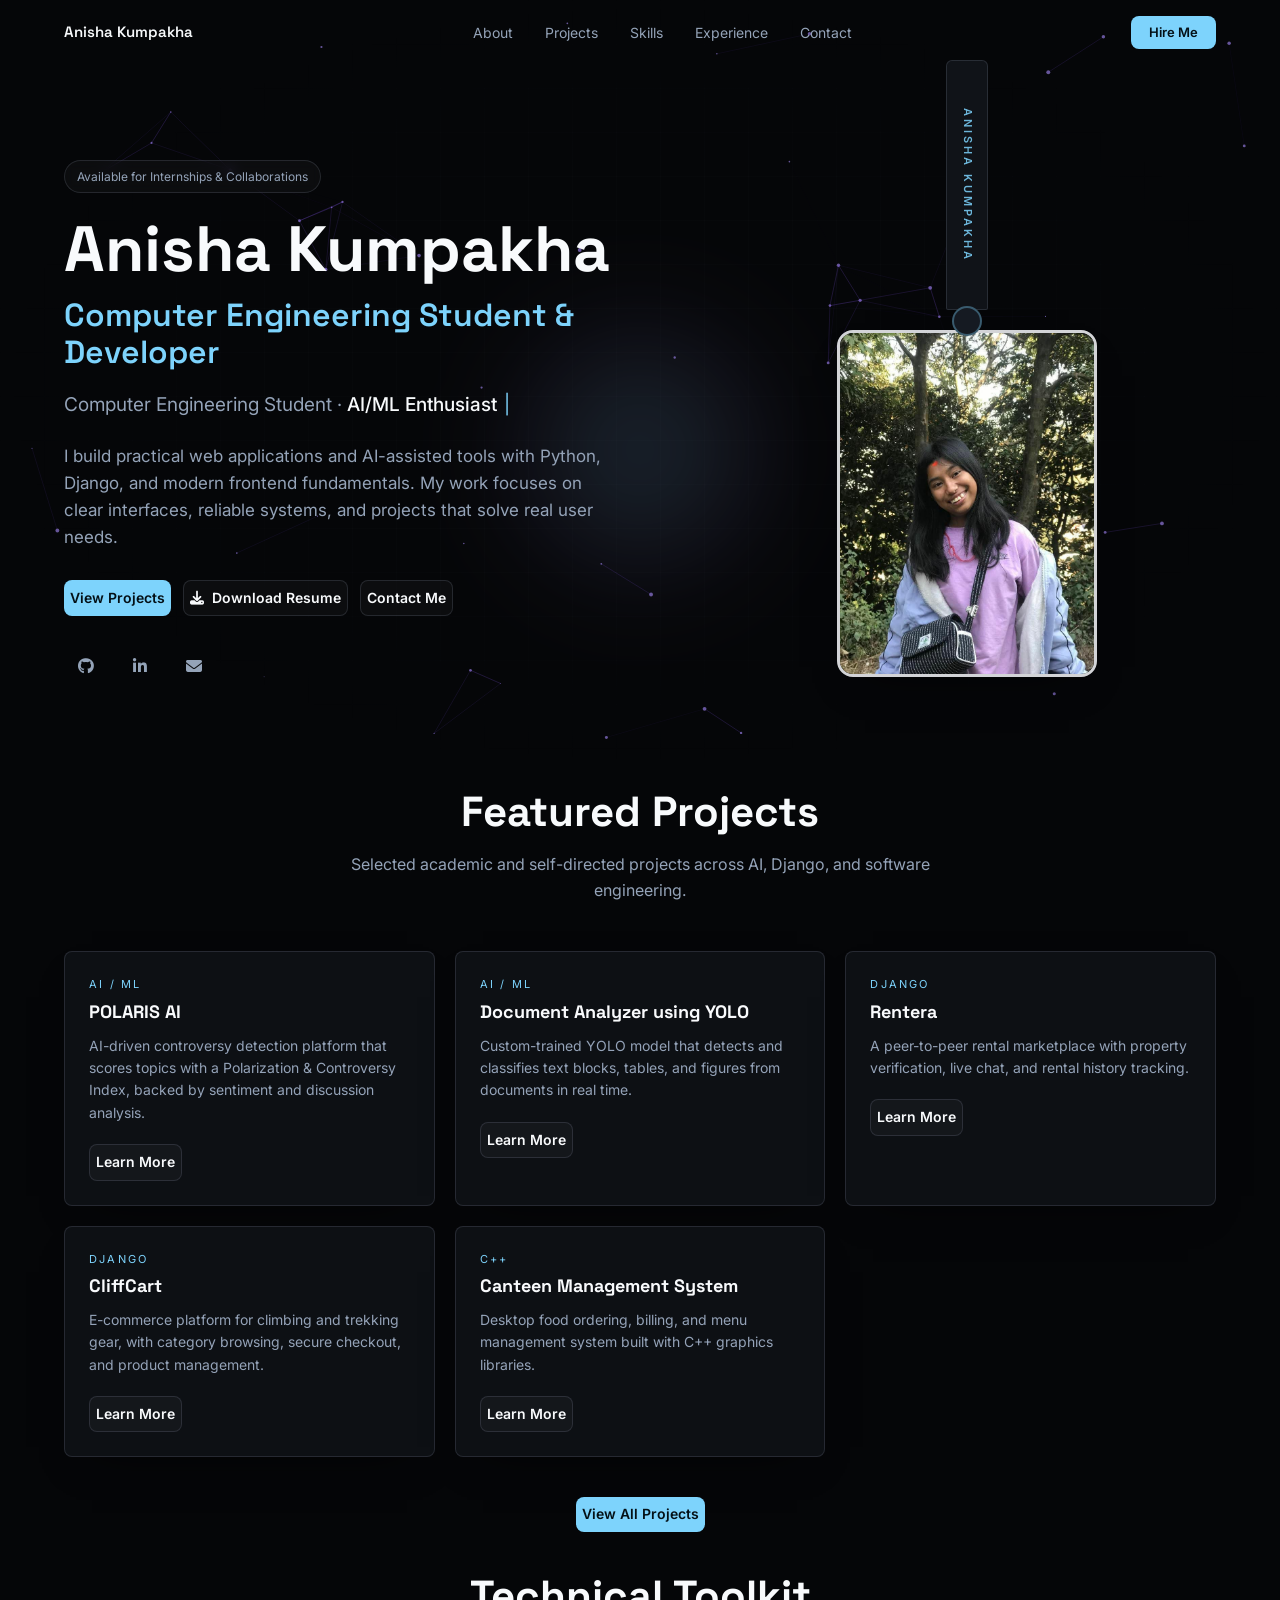
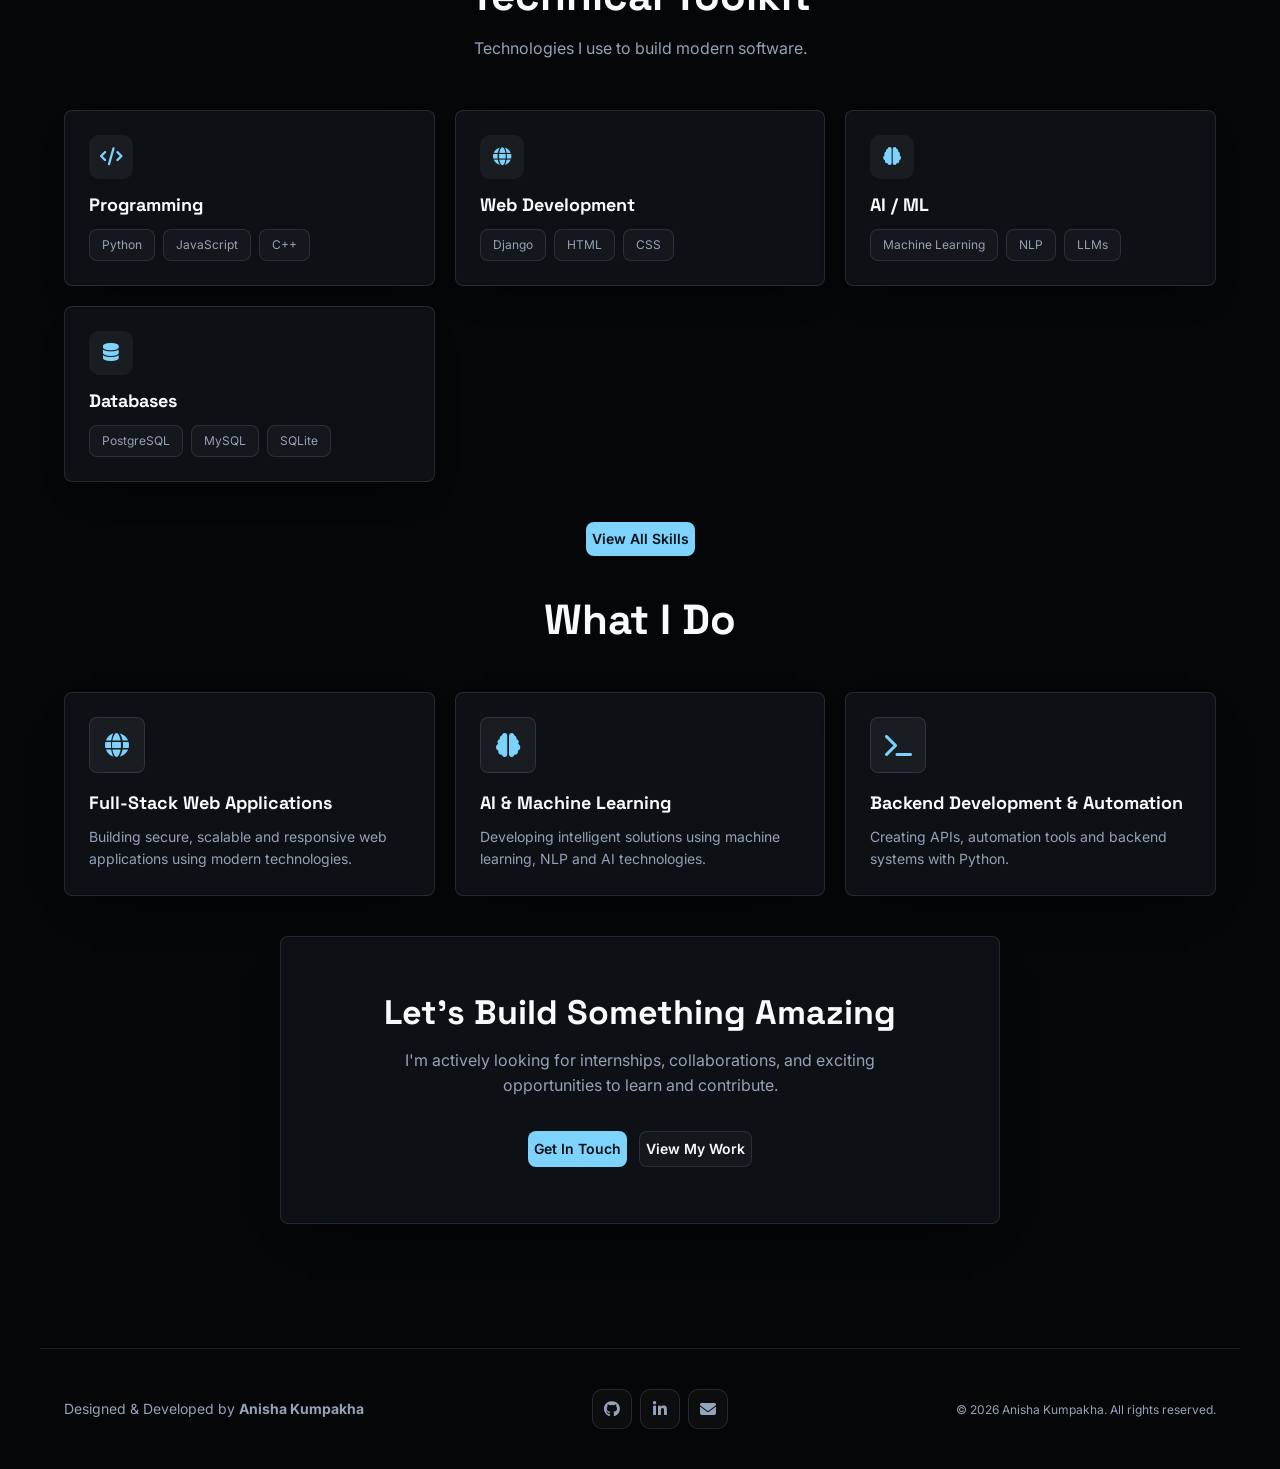
<file: index.html>
<!DOCTYPE html>
<html lang="en">

<head>
    <meta charset="UTF-8" />
    <meta name="viewport" content="width=device-width, initial-scale=1.0" />
    <meta name="theme-color" content="#000000" />
    <title>Anisha Kumpakha</title>
    <meta name="description"
        content="Portfolio of Anisha Kumpakha, a Computer Engineering student specializing in AI/ML, Django, and Python development." />
    <link rel="preconnect" href="https://fonts.googleapis.com" />
    <link rel="preconnect" href="https://fonts.gstatic.com" crossorigin />
    <link rel="stylesheet"
        href="https://fonts.googleapis.com/css2?family=Inter:wght@300;400;500;600;700;800&family=Space+Grotesk:wght@400;500;600;700&display=swap" />
    <link rel="stylesheet" href="https://cdnjs.cloudflare.com/ajax/libs/font-awesome/6.5.1/css/all.min.css" />
    <link rel="stylesheet" href="styles.css" />
    <link rel="apple-touch-icon" sizes="180x180" href="favicon_io/apple-touch-icon.png">
    <link rel="icon" type="image/png" sizes="32x32" href="favicon_io/favicon-32x32.png">
    <link rel="icon" type="image/png" sizes="16x16" href="favicon_io/favicon-16x16.png">
    <link rel="manifest" href="favicon_io/site.webmanifest">
    <link rel="shortcut icon" href="favicon_io/favicon.ico">
</head>

<body class="home">
    <div id="cursor-glow" aria-hidden="true"></div>

    <!-- NAVBAR -->
    <header class="navbar" id="navbar">
        <nav class="nav container">
            <a href="index.html" class="logo">
                <!-- <span class="logo-badge">AK</span> -->
                <span class="logo-text">Anisha Kumpakha</span>
            </a>

            <ul class="nav-links">
                <li><a href="about.html">About</a></li>
                <li><a href="projects.html">Projects</a></li>
                <li><a href="skills.html">Skills</a></li>
                <li><a href="experience.html">Experience</a></li>
                <li><a href="contact.html">Contact</a></li>
            </ul>

            <a href="contact.html" class="btn btn-neon nav-cta">Hire Me</a>

            <button class="menu-toggle" id="menuToggle" aria-label="Open menu" aria-expanded="false"
                aria-controls="mobileMenu">
                <i class="fa-solid fa-bars" aria-hidden="true"></i>
            </button>
        </nav>

        <div class="mobile-menu glass" id="mobileMenu">
            <a href="about.html">About</a>
            <a href="projects.html">Projects</a>
            <a href="skills.html">Skills</a>
            <a href="experience.html">Experience</a>
            <a href="contact.html">Contact</a>
        </div>
    </header>

    <!-- HERO -->
    <section id="top" class="hero">
        <canvas id="particles" aria-hidden="true"></canvas>
        <div class="hero-grid" aria-hidden="true"></div>

        <div class="container hero-inner">

            <div class="hero-copy">

                <div class="pill">
                    Available for Internships &amp; Collaborations
                </div>

                <h1 class="hero-title">
                    <span>Anisha Kumpakha</span>
                    <span class="hero-title-role">Computer Engineering Student &amp; Developer</span>
                </h1>

                <p class="hero-role">
                    Computer Engineering Student ·
                    <span class="typed" id="typed"></span>
                    <span class="caret" aria-hidden="true">|</span>
                </p>

                <p class="hero-summary">
                    I build practical web applications and AI-assisted tools with Python,
                    Django, and modern frontend fundamentals. My work focuses on clear
                    interfaces, reliable systems, and projects that solve real user needs.
                </p>

                <div class="hero-ctas">
                    <a href="projects.html" class="btn btn-neon">
                        View Projects
                    </a>

                    <a href="assets/resume.pdf" target="_blank" rel="noopener noreferrer" class="btn btn-ghost">
                        <i class="fa-solid fa-download" aria-hidden="true"></i>
                        Download Resume
                    </a>

                    <a href="contact.html" class="btn btn-ghost">
                        Contact Me
                    </a>
                </div>

                <div class="hero-socials">
                    <a href="https://github.com/AnishaK00" target="_blank" rel="noopener noreferrer" class="social"
                        aria-label="GitHub profile">
                        <i class="fa-brands fa-github" aria-hidden="true"></i>
                    </a>

                    <a href="https://www.linkedin.com/in/anisha-kumpakha-005469308/" target="_blank"
                        rel="noopener noreferrer" class="social" aria-label="LinkedIn profile">
                        <i class="fa-brands fa-linkedin-in" aria-hidden="true"></i>
                    </a>

                    <a href="mailto:anishakumpakha36@gmail.com" class="social" aria-label="Send an email">
                        <i class="fa-solid fa-envelope" aria-hidden="true"></i>
                    </a>
                </div>

            </div>

            <div class="lanyard-assembly">
                <div class="lanyard-strap"><span>ANISHA KUMPAKHA</span></div>
                <div class="lanyard-clip"></div>
                <div class="badge-card">
                    <img src="assets/profile.jpg" alt="Portrait of Anisha Kumpakha" />
                    <div class="badge-glow"></div>
                </div>
            </div>

        </div>
    </section>

    <!-- FEATURED PROJECTS -->
    <section class="section page reveal">
        <div class="container">

            <div class="section-head">
                <h2>Featured Projects</h2>
                <p class="subtitle">Selected academic and self-directed projects across AI, Django, and software
                    engineering.</p>
            </div>

            <div class="cards-grid">

                <div class="glass card">
                    <span class="project-tag">AI / ML</span>
                    <h3>POLARIS AI</h3>
                    <p>
                        AI-driven controversy detection platform that scores topics
                        with a Polarization &amp; Controversy Index, backed by
                        sentiment and discussion analysis.
                    </p>

                    <a href="projects.html#polaris-ai" class="btn btn-ghost">
                        Learn More
                    </a>
                </div>

                <div class="glass card">
                    <span class="project-tag">AI / ML</span>
                    <h3>Document Analyzer using YOLO</h3>
                    <p>
                        Custom-trained YOLO model that detects and classifies
                        text blocks, tables, and figures from documents in
                        real time.
                    </p>

                    <a href="projects.html#document-analyzer-yolo" class="btn btn-ghost">
                        Learn More
                    </a>
                </div>

                <div class="glass card">
                    <span class="project-tag">Django</span>
                    <h3>Rentera</h3>
                    <p>
                        A peer-to-peer rental marketplace with property
                        verification, live chat, and rental history tracking.
                    </p>

                    <a href="projects.html#rentera" class="btn btn-ghost">
                        Learn More
                    </a>
                </div>

                <div class="glass card">
                    <span class="project-tag">Django</span>
                    <h3>CliffCart</h3>
                    <p>
                        E-commerce platform for climbing and trekking gear,
                        with category browsing, secure checkout, and product
                        management.
                    </p>

                    <a href="projects.html#cliffcart" class="btn btn-ghost">
                        Learn More
                    </a>
                </div>

                <div class="glass card">
                    <span class="project-tag">C++</span>
                    <h3>Canteen Management System</h3>
                    <p>
                        Desktop food ordering, billing, and menu management
                        system built with C++ graphics libraries.
                    </p>

                    <a href="projects.html#canteen-management-system" class="btn btn-ghost">
                        Learn More
                    </a>
                </div>

            </div>

            <div class="section-cta">
                <a href="projects.html" class="btn btn-neon">
                    View All Projects
                </a>
            </div>

        </div>
    </section>

    <!-- SKILLS PREVIEW -->
    <section class="section page reveal">
        <div class="container">

            <div class="section-head">
                <h2>Technical Toolkit</h2>
                <p class="subtitle">
                    Technologies I use to build modern software.
                </p>
            </div>

            <div class="skills-grid">

                <div class="glass card skill-card">
                    <i class="fa-solid fa-code icon" aria-hidden="true"></i>
                    <h3>Programming</h3>
                    <div class="tags">
                        <span>Python</span>
                        <span>JavaScript</span>
                        <span>C++</span>
                    </div>
                </div>

                <div class="glass card skill-card">
                    <i class="fa-solid fa-globe icon" aria-hidden="true"></i>
                    <h3>Web Development</h3>
                    <div class="tags">
                        <span>Django</span>
                        <span>HTML</span>
                        <span>CSS</span>
                    </div>
                </div>

                <div class="glass card skill-card">
                    <i class="fa-solid fa-brain icon" aria-hidden="true"></i>
                    <h3>AI / ML</h3>
                    <div class="tags">
                        <span>Machine Learning</span>
                        <span>NLP</span>
                        <span>LLMs</span>
                    </div>
                </div>

                <div class="glass card skill-card">
                    <i class="fa-solid fa-database icon" aria-hidden="true"></i>
                    <h3>Databases</h3>
                    <div class="tags">
                        <span>PostgreSQL</span>
                        <span>MySQL</span>
                        <span>SQLite</span>
                    </div>
                </div>

            </div>

            <div class="section-cta">
                <a href="skills.html" class="btn btn-neon">
                    View All Skills
                </a>
            </div>

        </div>
    </section>

    <!-- SERVICES -->
    <section class="section page reveal">
        <div class="container">

            <div class="section-head">
                <h2>What I Do</h2>
            </div>

            <div class="services-grid">

                <div class="glass card service">
                    <div class="service-icon">
                        <i class="fa-solid fa-globe" aria-hidden="true"></i>
                    </div>

                    <h3>Full-Stack Web Applications</h3>

                    <p>
                        Building secure, scalable and responsive web applications
                        using modern technologies.
                    </p>
                </div>

                <div class="glass card service">
                    <div class="service-icon">
                        <i class="fa-solid fa-brain" aria-hidden="true"></i>
                    </div>

                    <h3>AI &amp; Machine Learning</h3>

                    <p>
                        Developing intelligent solutions using machine learning,
                        NLP and AI technologies.
                    </p>
                </div>

                <div class="glass card service">
                    <div class="service-icon">
                        <i class="fa-solid fa-terminal" aria-hidden="true"></i>
                    </div>

                    <h3>Backend Development &amp; Automation</h3>

                    <p>
                        Creating APIs, automation tools and backend systems
                        with Python.
                    </p>
                </div>

            </div>

        </div>
    </section>

    <!-- CTA -->
    <section class="section page reveal">
        <div class="container">

            <div class="glass cta-box">

                <h2>Let's Build Something Amazing</h2>

                <p>
                    I'm actively looking for internships,
                    collaborations, and exciting opportunities
                    to learn and contribute.
                </p>

                <div class="hero-ctas hero-ctas-center">

                    <a href="contact.html" class="btn btn-neon">
                        Get In Touch
                    </a>

                    <a href="projects.html" class="btn btn-ghost">
                        View My Work
                    </a>

                </div>

            </div>

        </div>
    </section>

    <!-- FOOTER -->
    <footer class="footer">
        <div class="footer-line"></div>

        <div class="container footer-inner">

            <p>
                Designed &amp; Developed by
                <strong>Anisha Kumpakha</strong>

            </p>

            <div class="footer-socials">

                <a href="https://github.com/AnishaK00" target="_blank" rel="noopener noreferrer"
                    aria-label="GitHub profile">
                    <i class="fa-brands fa-github" aria-hidden="true"></i>
                </a>

                <a href="https://www.linkedin.com/in/anisha-kumpakha-005469308/" target="_blank"
                    rel="noopener noreferrer" aria-label="LinkedIn profile">
                    <i class="fa-brands fa-linkedin-in" aria-hidden="true"></i>
                </a>

                <a href="mailto:anishakumpakha36@gmail.com" aria-label="Send an email">
                    <i class="fa-solid fa-envelope" aria-hidden="true"></i>
                </a>

            </div>

            <p class="copyright">
                © <span id="year"></span> Anisha Kumpakha. All rights reserved.
            </p>

        </div>
    </footer>

    <script src="script.js"></script>
</body>

</html>
</file>
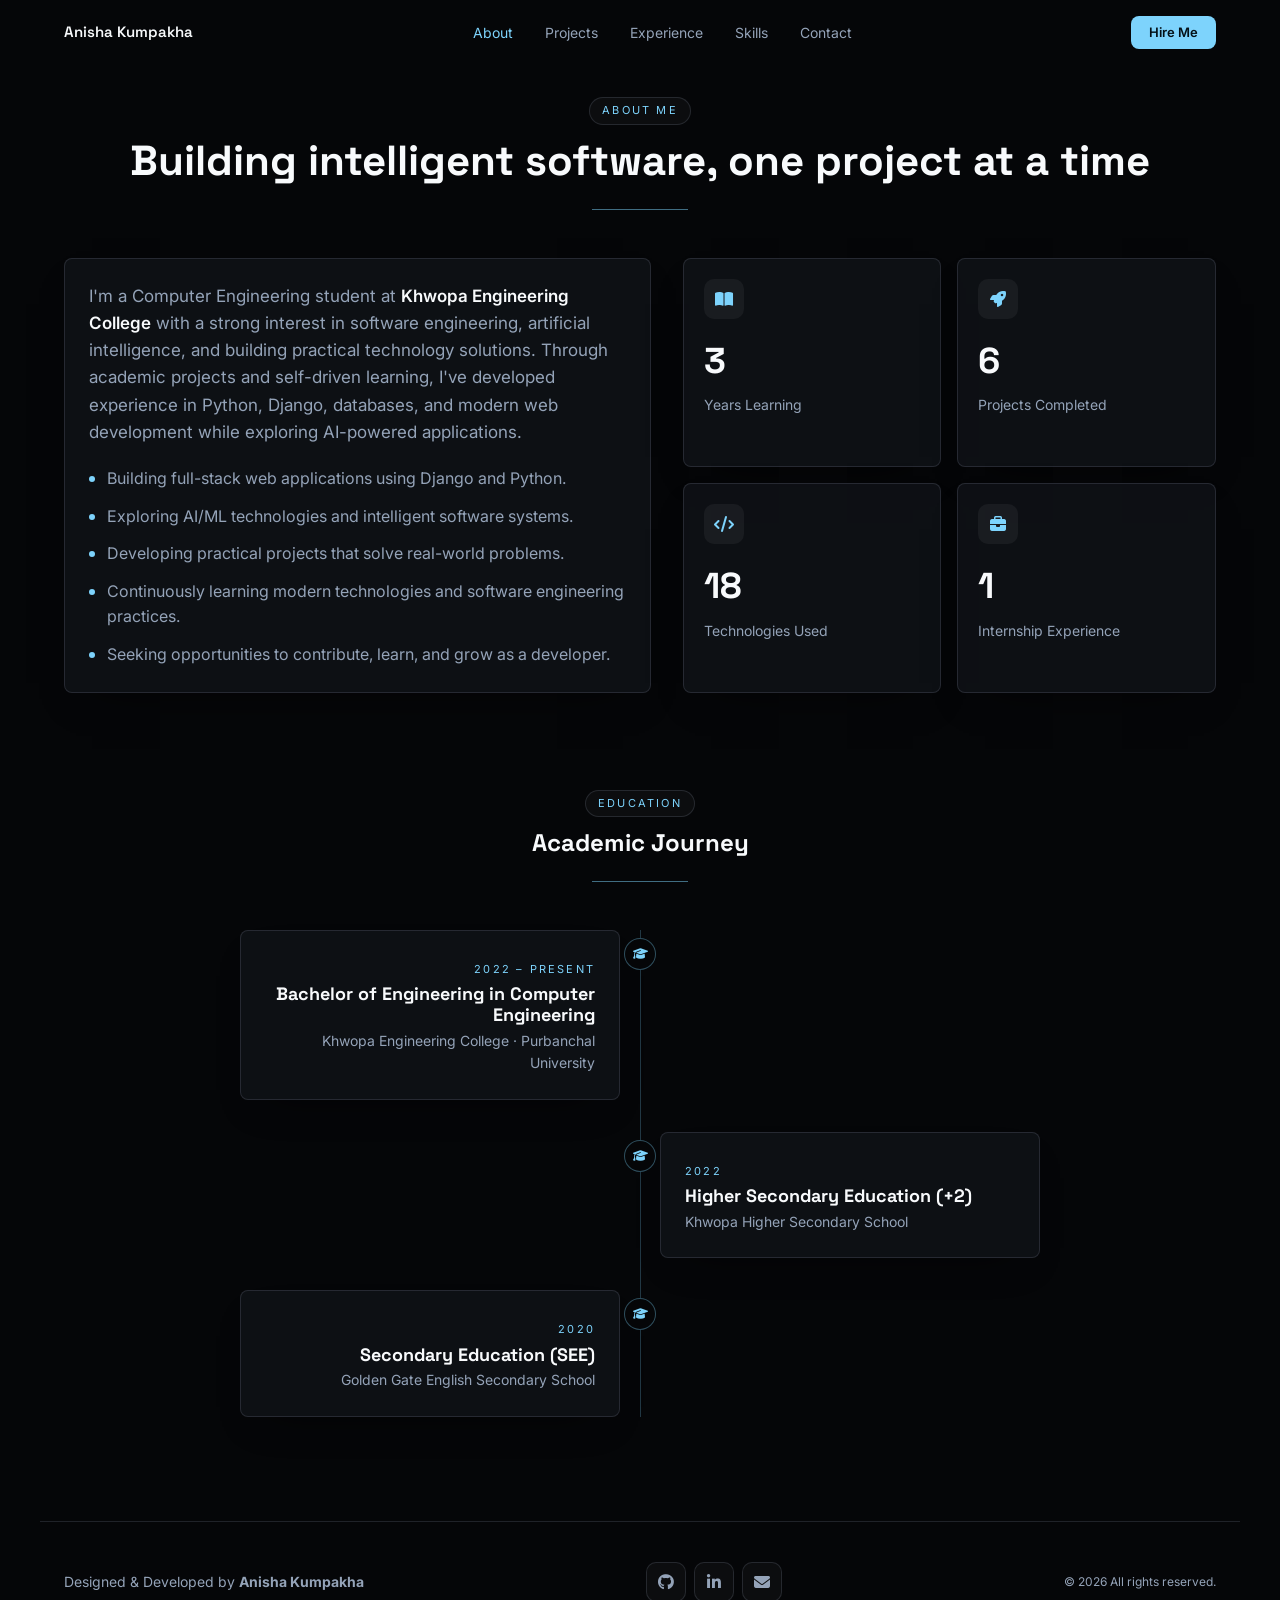
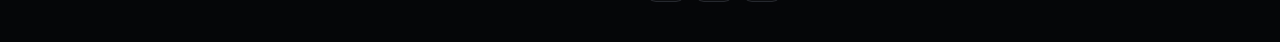
<file: about.html>
<!DOCTYPE html>
<html lang="en">

<head>
    <meta charset="UTF-8" />
    <meta name="viewport" content="width=device-width, initial-scale=1.0" />
    <title>About — Anisha Kumpakha</title>
    <meta name="description" content="About Anisha Kumpakha — Computer Engineering student and AI/ML enthusiast." />
    <link rel="preconnect" href="https://fonts.googleapis.com" />
    <link rel="preconnect" href="https://fonts.gstatic.com" crossorigin />
    <link rel="stylesheet"
        href="https://fonts.googleapis.com/css2?family=Inter:wght@300;400;500;600;700;800&family=Space+Grotesk:wght@400;500;600;700&display=swap" />
    <link rel="stylesheet" href="https://cdnjs.cloudflare.com/ajax/libs/font-awesome/6.5.1/css/all.min.css" />
    <link rel="stylesheet" href="styles.css" />
    <link rel="apple-touch-icon" sizes="180x180" href="favicon_io/apple-touch-icon.png">
    <link rel="icon" type="image/png" sizes="32x32" href="favicon_io/favicon-32x32.png">
    <link rel="icon" type="image/png" sizes="16x16" href="favicon_io/favicon-16x16.png">
    <link rel="manifest" href="favicon_io/site.webmanifest">
    <link rel="shortcut icon" href="favicon_io/favicon.ico">
</head>

<body>
    <header class="navbar" id="navbar">
        <nav class="nav container">
            <a href="index.html" class="logo">
                <Kumpakha class="logo-text">Anisha Kumpakha</span>
            </a>

            <ul class="nav-links">
                <li><a href="about.html" class="active">About</a></li>
                <li><a href="projects.html">Projects</a></li>
                <li><a href="experience.html">Experience</a></li>
                <li><a href="skills.html">Skills</a></li>
                <li><a href="contact.html">Contact</a></li>
            </ul>

            <a href="contact.html" class="btn btn-neon nav-cta">Hire Me</a>

            <button class="menu-toggle" id="menuToggle">
                <i class="fa-solid fa-bars"></i>
            </button>
        </nav>

        <div class="mobile-menu glass" id="mobileMenu">
            <a href="about.html">About</a>
            <a href="projects.html">Projects</a>
            <a href="experience.html">Experience</a>
            <a href="skills.html">Skills</a>
            <a href="contact.html">Contact</a>
        </div>
    </header>

    <main>
        <section class="section page reveal">
            <div class="container">
                <div class="section-head">
                    <span class="eyebrow">About Me</span>
                    <h2>Building intelligent software, one project at a time</h2>
                    <div class="divider"></div>
                </div>

                <div class="about-grid">
                    <div class="glass card">
                        <p class="lead">
                            I'm a Computer Engineering student at
                            <strong>Khwopa Engineering College</strong> with a strong interest
                            in software engineering, artificial intelligence, and building
                            practical technology solutions. Through academic projects and
                            self-driven learning, I've developed experience in Python,
                            Django, databases, and modern web development while exploring
                            AI-powered applications.
                        </p>
                        <ul class="bullet-list">
                            <li>Building full-stack web applications using Django and Python.</li>
                            <li>Exploring AI/ML technologies and intelligent software systems.</li>
                            <li>Developing practical projects that solve real-world problems.</li>
                            <li>Continuously learning modern technologies and software engineering practices.</li>
                            <li>Seeking opportunities to contribute, learn, and grow as a developer.</li>
                        </ul>
                    </div>
                    <div class="stats-grid" id="statsGrid">
                        <div class="glass stat neon-border"><i class="fa-solid fa-book-open"></i>
                            <div class="stat-num" data-count="3" data-suffix="+">0</div>
                            <div class="stat-label">Years Learning</div>
                        </div>
                        <div class="glass stat neon-border"><i class="fa-solid fa-rocket"></i>
                            <div class="stat-num" data-count="6" data-suffix="+">0</div>
                            <div class="stat-label">Projects Completed</div>
                        </div>
                        <div class="glass stat neon-border"><i class="fa-solid fa-code"></i>
                            <div class="stat-num" data-count="18" data-suffix="+">0</div>
                            <div class="stat-label">Technologies Used</div>
                        </div>
                        <div class="glass stat neon-border"><i class="fa-solid fa-briefcase"></i>
                            <div class="stat-num" data-count="1" data-suffix="">0</div>
                            <div class="stat-label">Internship Experience</div>
                        </div>
                    </div>
                </div>
            </div>
        </section>

        <section>

            <div class="container">
                <div class="section-head">
                    <span class="eyebrow">Education</span>
                    <h2>Academic Journey</h2>
                    <div class="divider"></div>
                </div>
                <div class="timeline">
                    <div class="timeline-item">
                        <div class="timeline-dot"><i class="fa-solid fa-graduation-cap"></i></div>
                        <div class="glass card timeline-card">
                            <span class="timeline-period">2022 – Present</span>
                            <h3>Bachelor of Engineering in Computer Engineering</h3>
                            <p>Khwopa Engineering College · Purbanchal University</p>
                        </div>
                    </div>
                    <div class="timeline-item">
                        <div class="timeline-dot"><i class="fa-solid fa-graduation-cap"></i></div>
                        <div class="glass card timeline-card">
                            <span class="timeline-period">2022</span>
                            <h3>Higher Secondary Education (+2)</h3>
                            <p>Khwopa Higher Secondary School</p>
                        </div>
                    </div>
                    <div class="timeline-item">
                        <div class="timeline-dot"><i class="fa-solid fa-graduation-cap"></i></div>
                        <div class="glass card timeline-card">
                            <span class="timeline-period">2020</span>
                            <h3>Secondary Education (SEE)</h3>
                            <p>Golden Gate English Secondary School</p>
                        </div>
                    </div>
                </div>
            </div>

        </section>
    </main>

    <footer class="footer">
        <div class="footer-line"></div>
        <div class="container footer-inner">
            <p>Designed &amp; Developed by <strong>Anisha Kumpakha</strong></p>
            <div class="footer-socials">
                <a href="https://github.com/AnishaK00" target="_blank" rel="noopener" aria-label="GitHub"><i
                        class="fa-brands fa-github"></i></a>
                <a href="https://www.linkedin.com/in/anisha-kumpakha-005469308/" target="_blank" rel="noopener"
                    aria-label="LinkedIn"><i class="fa-brands fa-linkedin-in"></i></a>
                <a href="mailto:anishakumpakha36@gmail.com" aria-label="Email"><i class="fa-solid fa-envelope"></i></a>
            </div>
            <p class="copyright">© <span id="year"></span> All rights reserved.</p>
        </div>
    </footer>

    <script src="script.js"></script>
</body>

</html>
</file>
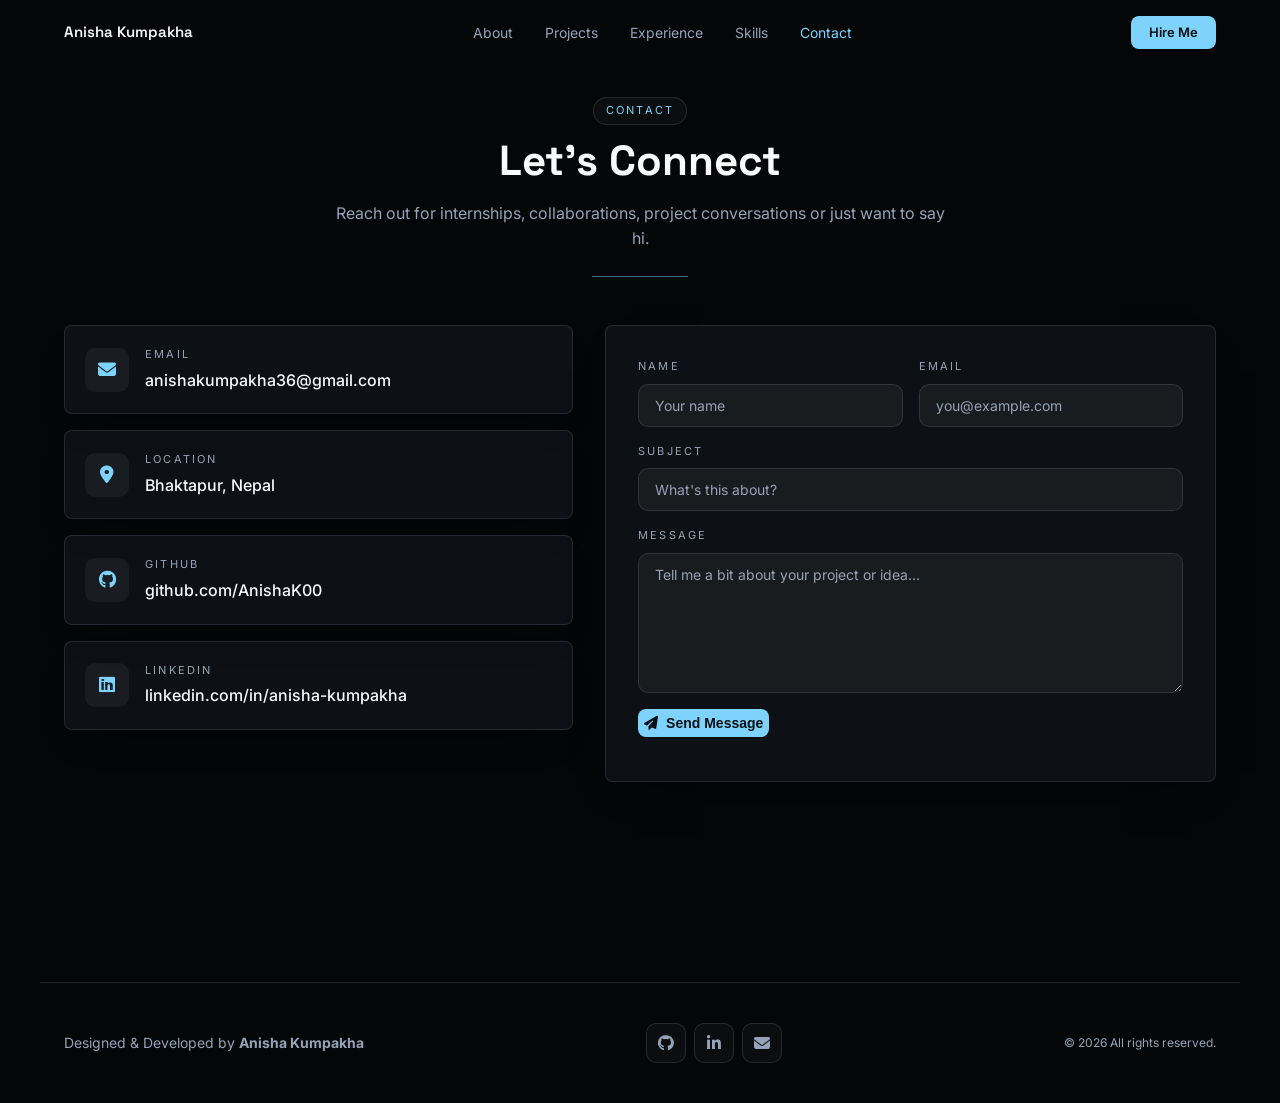
<file: contact.html>
<!DOCTYPE html>
<html lang="en">

<head>
  <meta charset="UTF-8" />
  <meta name="viewport" content="width=device-width, initial-scale=1.0" />
  <title>Contact — Anisha Kumpakha</title>
  <meta name="description" content="Get in touch with Anisha Kumpakha for internships and collaborations." />
  <link rel="preconnect" href="https://fonts.googleapis.com" />
  <link rel="preconnect" href="https://fonts.gstatic.com" crossorigin />
  <link rel="stylesheet"
    href="https://fonts.googleapis.com/css2?family=Inter:wght@300;400;500;600;700;800&family=Space+Grotesk:wght@400;500;600;700&display=swap" />
  <link rel="stylesheet" href="https://cdnjs.cloudflare.com/ajax/libs/font-awesome/6.5.1/css/all.min.css" />
  <link rel="stylesheet" href="styles.css" />
  <link rel="apple-touch-icon" sizes="180x180" href="favicon_io/apple-touch-icon.png">
  <link rel="icon" type="image/png" sizes="32x32" href="favicon_io/favicon-32x32.png">
  <link rel="icon" type="image/png" sizes="16x16" href="favicon_io/favicon-16x16.png">
  <link rel="manifest" href="favicon_io/site.webmanifest">
  <link rel="shortcut icon" href="favicon_io/favicon.ico">
</head>

<body>
  <header class="navbar" id="navbar">
    <nav class="nav container">
      <a href="index.html" class="logo">

        <span class="logo-text">Anisha Kumpakha</span>
      </a>

      <ul class="nav-links">
        <li><a href="about.html">About</a></li>
        <li><a href="projects.html">Projects</a></li>
        <li><a href="experience.html">Experience</a></li>
        <li><a href="skills.html">Skills</a></li>
        <li><a href="contact.html" class="active">Contact</a></li>
      </ul>

      <a href="contact.html" class="btn btn-neon nav-cta">Hire Me</a>

      <button class="menu-toggle" id="menuToggle">
        <i class="fa-solid fa-bars"></i>
      </button>
    </nav>

    <div class="mobile-menu glass" id="mobileMenu">
      <a href="about.html">About</a>
      <a href="projects.html">Projects</a>
      <a href="experience.html">Experience</a>
      <a href="skills.html">Skills</a>
      <a href="contact.html">Contact</a>
    </div>
  </header>

  <main>
    <section class="section page reveal">
      <div class="container">
        <div class="section-head">
          <span class="eyebrow">Contact</span>
          <h2>Let's Connect</h2>
          <p class="subtitle">Reach out for internships, collaborations, project conversations or just want to say hi.
          </p>
          <div class="divider"></div>
        </div>
        <div class="contact-grid">
          <div class="contact-info">
            <a href="mailto:anishakumpakha36@gmail.com" class="glass card info-card"><i
                class="fa-solid fa-envelope"></i>
              <div><span>Email</span><strong>anishakumpakha36@gmail.com</strong></div>
            </a>
            <div class="glass card info-card"><i class="fa-solid fa-location-dot"></i>
              <div><span>Location</span><strong>Bhaktapur, Nepal</strong></div>
            </div>
            <a href="https://github.com/AnishaK00" target="_blank" rel="noopener" class="glass card info-card"><i
                class="fa-brands fa-github"></i>
              <div><span>GitHub</span><strong>github.com/AnishaK00</strong></div>
            </a>
            <a href="https://www.linkedin.com/in/anisha-kumpakha-005469308/" target="_blank" rel="noopener"
              class="glass card info-card"><i class="fa-brands fa-linkedin"></i>
              <div><span>LinkedIn</span><strong>linkedin.com/in/anisha-kumpakha</strong></div>
            </a>
          </div>
          <form class="glass neon-border contact-form" id="contactForm" novalidate>
            <div class="form-row">
              <label>Name<input type="text" name="name" required maxlength="100" placeholder="Your name" /></label>
              <label>Email<input type="email" name="email" required maxlength="255"
                  placeholder="you@example.com" /></label>
            </div>
            <label>Subject<input type="text" name="subject" required maxlength="150"
                placeholder="What's this about?" /></label>
            <label>Message<textarea name="message" rows="6" required maxlength="2000"
                placeholder="Tell me a bit about your project or idea…"></textarea></label>
            <button type="submit" class="btn btn-neon"><i class="fa-solid fa-paper-plane"></i> Send Message</button>
            <p class="form-status" id="formStatus" aria-live="polite"></p>
          </form>
        </div>
      </div>
    </section>
  </main>

  <footer class="footer">
    <div class="footer-line"></div>
    <div class="container footer-inner">
      <p>Designed &amp; Developed by <strong>Anisha Kumpakha</strong></p>
      <div class="footer-socials">
        <a href="https://github.com/AnishaK00" target="_blank" rel="noopener" aria-label="GitHub"><i
            class="fa-brands fa-github"></i></a>
        <a href="https://www.linkedin.com/in/anisha-kumpakha-005469308/" target="_blank" rel="noopener"
          aria-label="LinkedIn"><i class="fa-brands fa-linkedin-in"></i></a>
        <a href="mailto:anishakumpakha36@gmail.com" aria-label="Email"><i class="fa-solid fa-envelope"></i></a>
      </div>
      <p class="copyright">© <span id="year"></span> All rights reserved.</p>
    </div>
  </footer>

  <script src="script.js"></script>
</body>

</html>
</file>
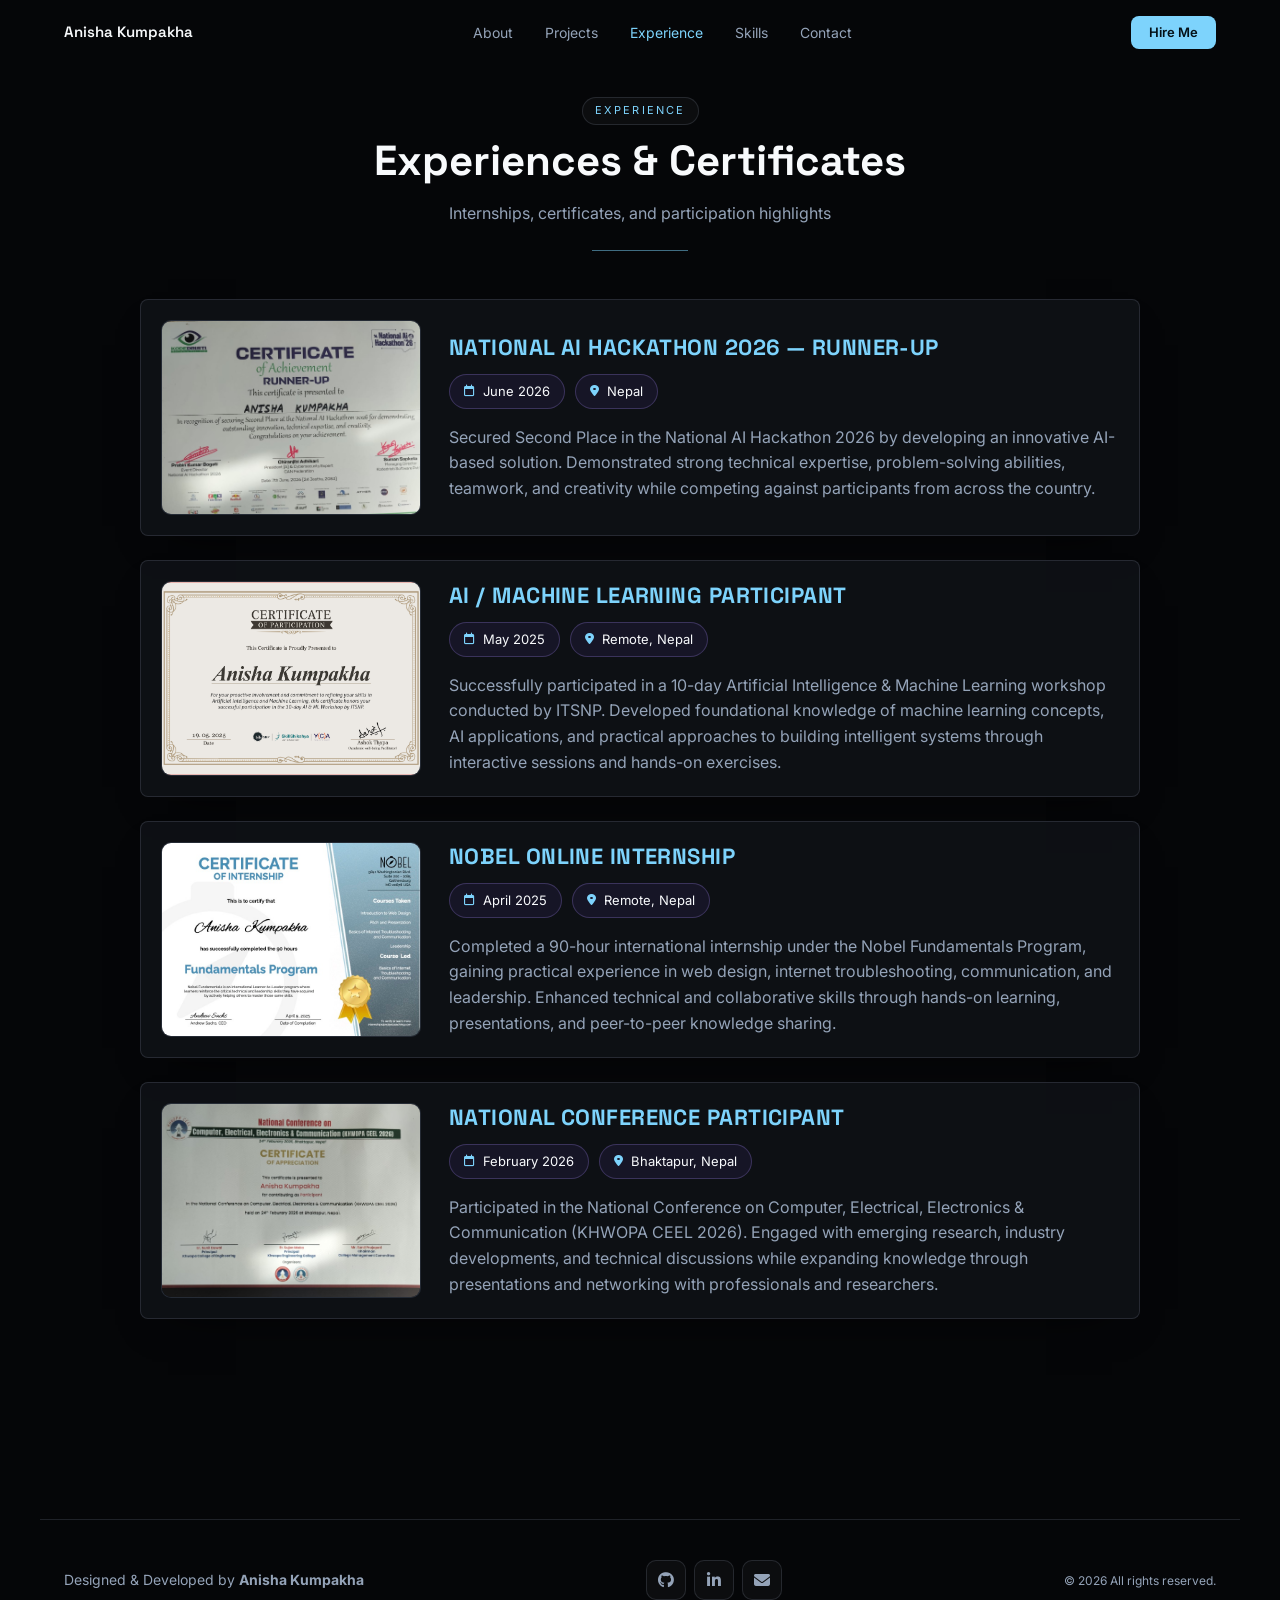
<file: experience.html>
<!DOCTYPE html>
<html lang="en">

<head>
    <meta charset="UTF-8" />
    <meta name="viewport" content="width=device-width, initial-scale=1.0" />
    <title>Experience — Anisha Kumpakha</title>
    <meta name="description" content="Internships, certificates, and participation highlights." />
    <link rel="preconnect" href="https://fonts.googleapis.com" />
    <link rel="preconnect" href="https://fonts.gstatic.com" crossorigin />
    <link rel="stylesheet"
        href="https://fonts.googleapis.com/css2?family=Inter:wght@300;400;500;600;700;800&family=Space+Grotesk:wght@400;500;600;700&display=swap" />
    <link rel="stylesheet" href="https://cdnjs.cloudflare.com/ajax/libs/font-awesome/6.5.1/css/all.min.css" />
    <link rel="stylesheet" href="styles.css" />
    <link rel="apple-touch-icon" sizes="180x180" href="favicon_io/apple-touch-icon.png">
    <link rel="icon" type="image/png" sizes="32x32" href="favicon_io/favicon-32x32.png">
    <link rel="icon" type="image/png" sizes="16x16" href="favicon_io/favicon-16x16.png">
    <link rel="manifest" href="favicon_io/site.webmanifest">
    <link rel="shortcut icon" href="favicon_io/favicon.ico">
</head>

<body>
    <header class="navbar" id="navbar">
        <nav class="nav container">
            <a href="index.html" class="logo">
                <span class="logo-text">Anisha Kumpakha</span>
            </a>

            <ul class="nav-links">
                <li><a href="about.html">About</a></li>
                <li><a href="projects.html">Projects</a></li>
                <li><a href="experience.html" class="active">Experience</a></li>
                <li><a href="skills.html">Skills</a></li>
                <li><a href="contact.html">Contact</a></li>
            </ul>

            <a href="contact.html" class="btn btn-neon nav-cta">Hire Me</a>

            <button class="menu-toggle" id="menuToggle">
                <i class="fa-solid fa-bars"></i>
            </button>
        </nav>

        <div class="mobile-menu glass" id="mobileMenu">
            <a href="about.html">About</a>
            <a href="projects.html">Projects</a>
            <a href="experience.html">Experience</a>
            <a href="skills.html">Skills</a>
            <a href="contact.html">Contact</a>
        </div>
    </header>

    <main>
        <section class="section page reveal">
            <div class="container">
                <div class="section-head">
                    <span class="eyebrow">Experience</span>
                    <h2>Experiences &amp; Certificates</h2>
                    <p class="subtitle">Internships, certificates, and participation highlights</p>
                    <div class="divider"></div>
                </div>

                <div class="experience-list">

                    <article class="exp-card glass neon-border">
                        <div class="exp-media">
                            <img src="assets/NationalAIhackathon.jpeg" alt="NationalAI hackathon"><i
                                class="fa-solid fa-certificate"></i><span>Certificate</span>
                        </div>
                        <div class="exp-body">
                            <h3 class="exp-title">NATIONAL AI HACKATHON 2026 — RUNNER-UP</h3>
                            <div class="exp-meta">
                                <span class="meta-pill"><i class="fa-regular fa-calendar"></i> June 2026</span>
                                <span class="meta-pill"><i class="fa-solid fa-location-dot"></i> Nepal</span>
                            </div>
                            <p class="exp-desc">
                                Secured Second Place in the National AI Hackathon 2026 by developing an innovative
                                AI-based solution. Demonstrated strong technical expertise, problem-solving abilities,
                                teamwork, and creativity while competing against participants from across the country.
                            </p>
                        </div>
                    </article>

                    <article class="exp-card glass neon-border">
                        <div class="exp-media">
                            <img src="assets/AI MLcerti.jpg" alt="AI ML Certificate"><i
                                class="fa-solid fa-medal"></i><span>Certificate</span>
                        </div>
                        <div class="exp-body">
                            <h3 class="exp-title">AI / MACHINE LEARNING PARTICIPANT</h3>
                            <div class="exp-meta">
                                <span class="meta-pill"><i class="fa-regular fa-calendar"></i> May 2025</span>
                                <span class="meta-pill"><i class="fa-solid fa-location-dot"></i> Remote, Nepal</span>
                            </div>
                            <p class="exp-desc">
                                Successfully participated in a 10-day Artificial Intelligence & Machine Learning
                                workshop conducted by ITSNP. Developed foundational knowledge of machine learning
                                concepts, AI applications, and practical approaches to building intelligent systems
                                through interactive sessions and hands-on exercises.
                            </p>
                        </div>
                    </article>

                    <article class="exp-card glass neon-border">
                        <div class="exp-media">
                            <img src="assets/Nobel Internship.jpg" alt="Nobel Online Internship"><i
                                class="fa-solid fa-medal"></i><span>Certificate</span>
                        </div>
                        <div class="exp-body">
                            <h3 class="exp-title">NOBEL ONLINE INTERNSHIP</h3>
                            <div class="exp-meta">
                                <span class="meta-pill"><i class="fa-regular fa-calendar"></i> April 2025</span>
                                <span class="meta-pill"><i class="fa-solid fa-location-dot"></i> Remote, Nepal</span>
                            </div>
                            <p class="exp-desc">
                                Completed a 90-hour international internship under the Nobel Fundamentals Program,
                                gaining practical
                                experience in web design, internet troubleshooting, communication, and leadership.
                                Enhanced technical and collaborative skills through hands-on learning, presentations,
                                and peer-to-peer knowledge sharing.
                            </p>

                        </div>
                    </article>

                    <article class="exp-card glass neon-border">
                        <div class="exp-media">
                            <img src="assets/KhwopaCEEL.jpeg" alt="KhwopaCEEL"><i
                                class="fa-solid fa-certificate"></i><span>Certificate</span>
                        </div>
                        <div class="exp-body">
                            <h3 class="exp-title">NATIONAL CONFERENCE PARTICIPANT</h3>
                            <div class="exp-meta">
                                <span class="meta-pill"><i class="fa-regular fa-calendar"></i> February 2026</span>
                                <span class="meta-pill"><i class="fa-solid fa-location-dot"></i> Bhaktapur, Nepal</span>
                            </div>
                            <p class="exp-desc">
                                Participated in the National Conference on Computer, Electrical, Electronics &
                                Communication (KHWOPA CEEL 2026). Engaged with emerging research, industry developments,
                                and technical discussions while expanding knowledge through presentations and networking
                                with professionals and researchers.
                            </p>
                        </div>
                    </article>

                </div>

            </div>
        </section>
    </main>

    <footer class="footer">
        <div class="footer-line"></div>
        <div class="container footer-inner">
            <p>Designed &amp; Developed by <strong>Anisha Kumpakha</strong></p>
            <div class="footer-socials">
                <a href="https://github.com/AnishaK00" target="_blank" rel="noopener" aria-label="GitHub"><i
                        class="fa-brands fa-github"></i></a>
                <a href="https://www.linkedin.com/in/anisha-kumpakha-005469308/" target="_blank" rel="noopener"
                    aria-label="LinkedIn"><i class="fa-brands fa-linkedin-in"></i></a>
                <a href="mailto:anishakumpakha36@gmail.com" aria-label="Email"><i class="fa-solid fa-envelope"></i></a>
            </div>
            <p class="copyright">© <span id="year"></span> All rights reserved.</p>
        </div>
    </footer>

    <script src="script.js"></script>
</body>

</html>
</file>
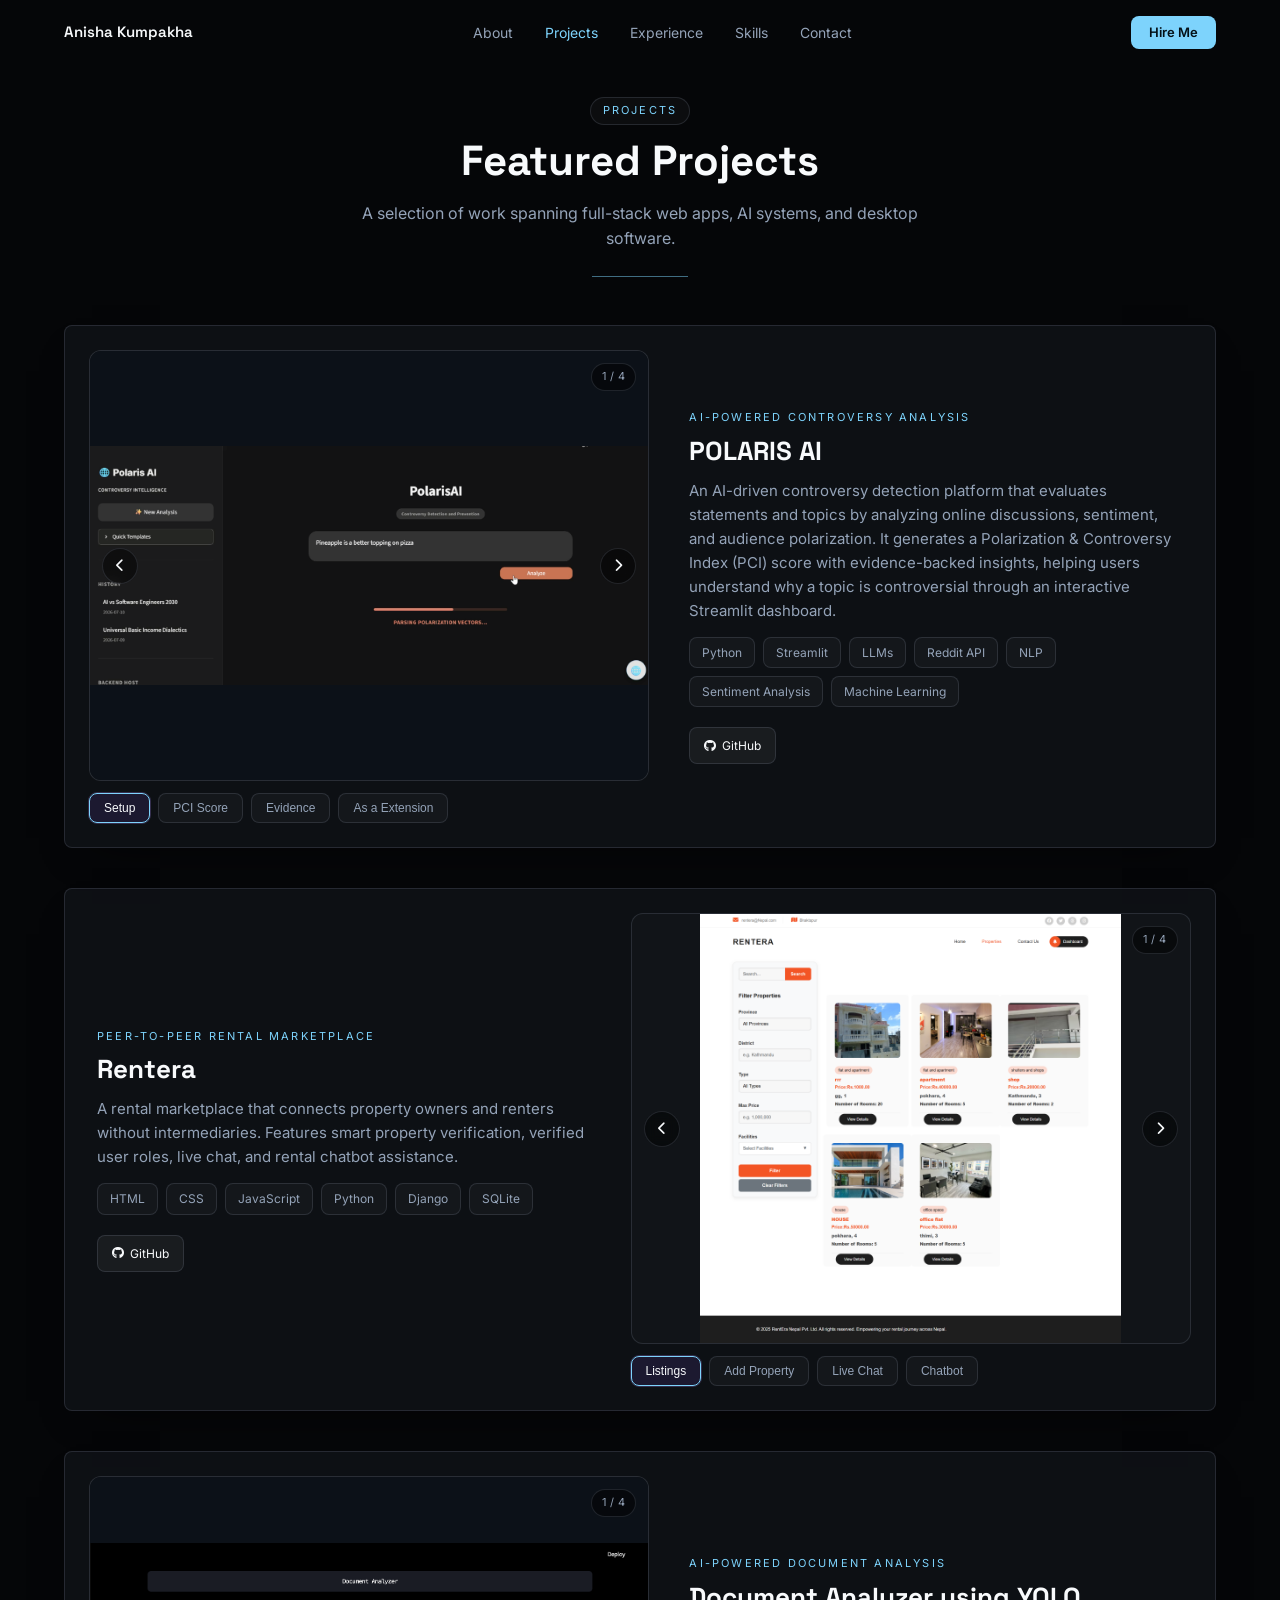
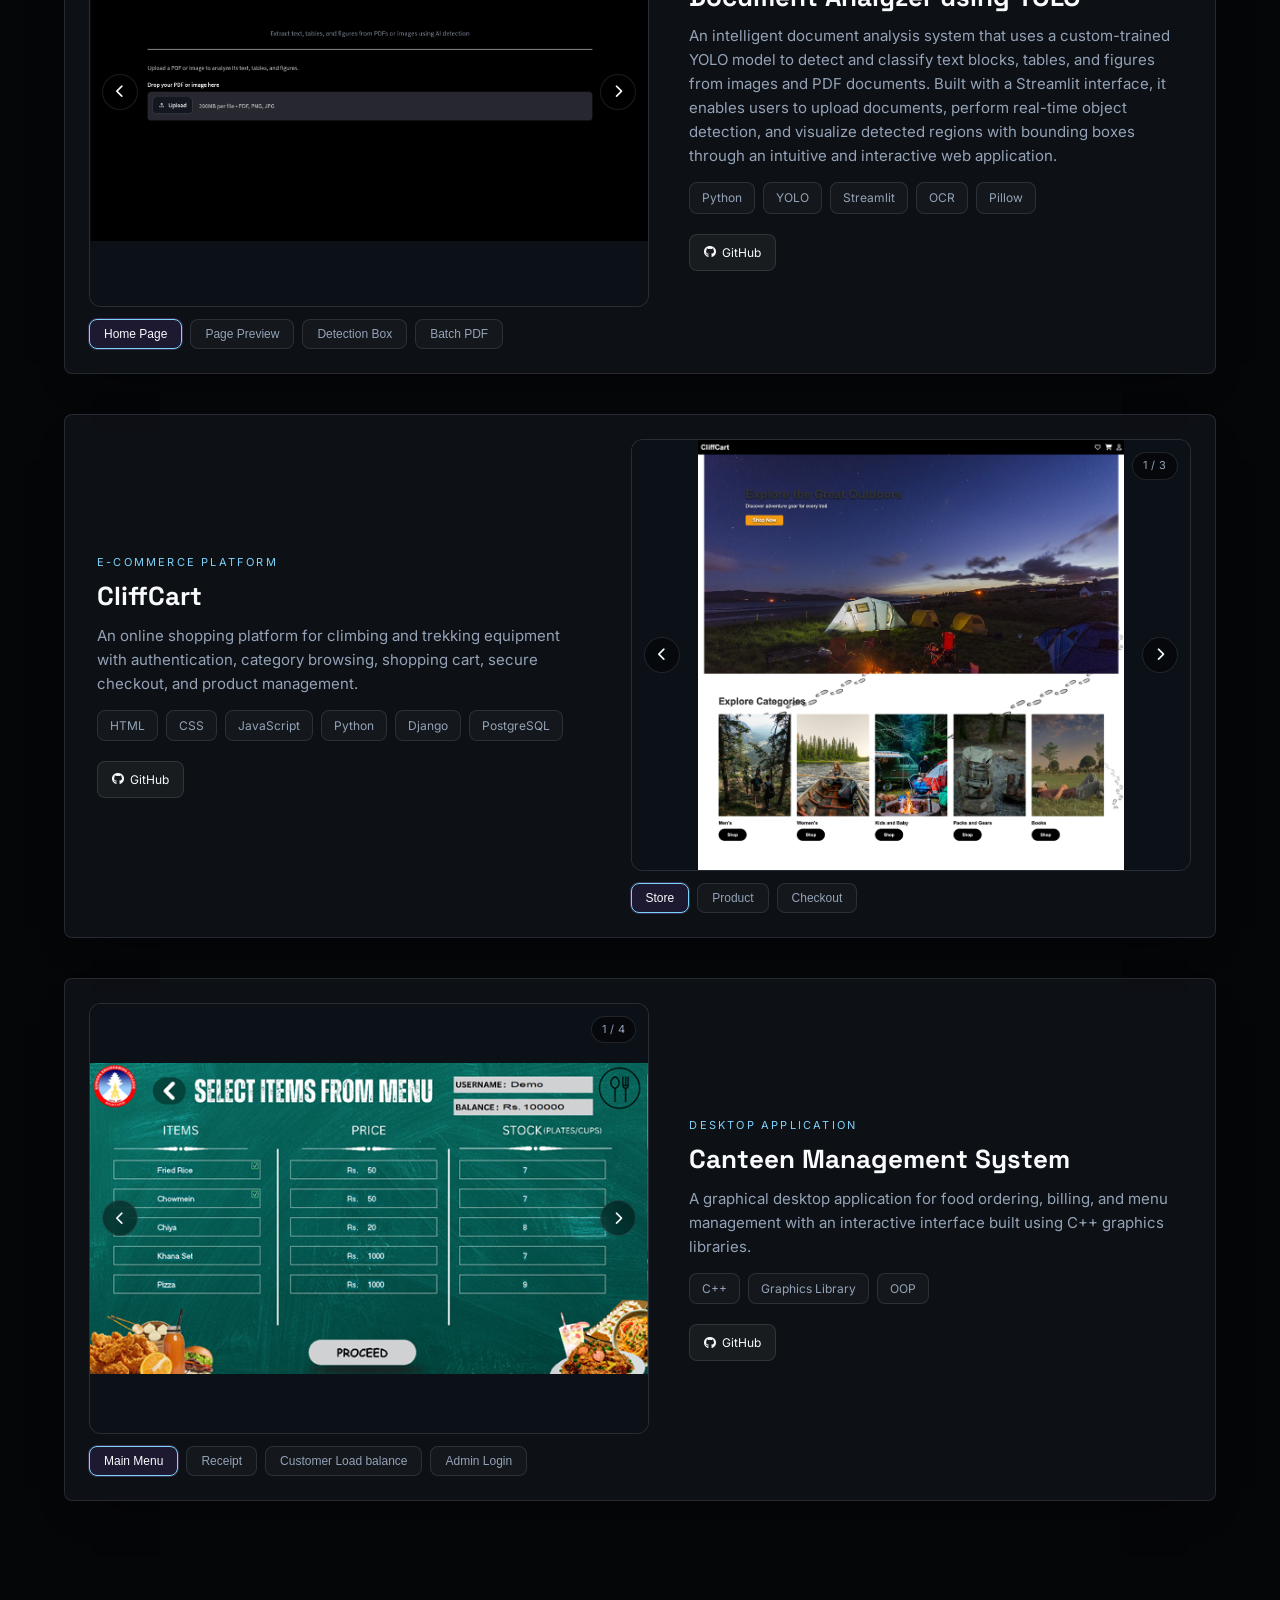
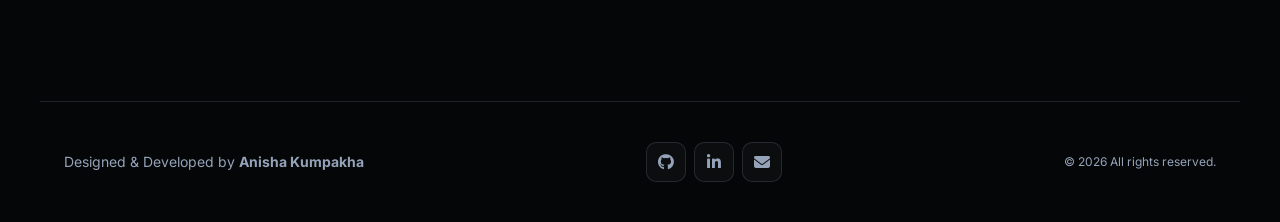
<file: projects.html>
<!DOCTYPE html>
<html lang="en">

<head>
    <meta charset="UTF-8" />
    <meta name="viewport" content="width=device-width, initial-scale=1.0" />
    <title>Projects — Anisha Kumpakha</title>
    <meta name="description"
        content="Featured projects: POLARIS AI, Document Analyzer using YOLO, Rentera, CliffCart, Canteen Management System." />
    <link rel="preconnect" href="https://fonts.googleapis.com" />
    <link rel="preconnect" href="https://fonts.gstatic.com" crossorigin />
    <link rel="stylesheet"
        href="https://fonts.googleapis.com/css2?family=Inter:wght@300;400;500;600;700;800&family=Space+Grotesk:wght@400;500;600;700&display=swap" />
    <link rel="stylesheet" href="https://cdnjs.cloudflare.com/ajax/libs/font-awesome/6.5.1/css/all.min.css" />
    <link rel="stylesheet" href="styles.css" />
    <link rel="apple-touch-icon" sizes="180x180" href="favicon_io/apple-touch-icon.png">
    <link rel="icon" type="image/png" sizes="32x32" href="favicon_io/favicon-32x32.png">
    <link rel="icon" type="image/png" sizes="16x16" href="favicon_io/favicon-16x16.png">
    <link rel="manifest" href="favicon_io/site.webmanifest">
    <link rel="shortcut icon" href="favicon_io/favicon.ico">
</head>

<body>
    <header class="navbar" id="navbar">
        <nav class="nav container">
            <a href="index.html" class="logo">
                <span class="logo-text">Anisha Kumpakha</span>
            </a>

            <ul class="nav-links">
                <li><a href="about.html">About</a></li>
                <li><a href="projects.html" class="active">Projects</a></li>
                <li><a href="experience.html">Experience</a></li>
                <li><a href="skills.html">Skills</a></li>
                <li><a href="contact.html">Contact</a></li>
            </ul>

            <a href="contact.html" class="btn btn-neon nav-cta">Hire Me</a>

            <button class="menu-toggle" id="menuToggle" aria-label="Open menu" aria-expanded="false"
                aria-controls="mobileMenu">
                <i class="fa-solid fa-bars" aria-hidden="true"></i>
            </button>
        </nav>

        <div class="mobile-menu glass" id="mobileMenu">
            <a href="about.html">About</a>
            <a href="projects.html">Projects</a>
            <a href="experience.html">Experience</a>
            <a href="skills.html">Skills</a>
            <a href="contact.html">Contact</a>
        </div>
    </header>

    <main>
        <section class="section page reveal">
            <div class="container">
                <div class="section-head">
                    <span class="eyebrow">Projects</span>
                    <h2>Featured Projects</h2>
                    <p class="subtitle">A selection of work spanning full-stack web apps, AI systems, and desktop
                        software.</p>
                    <div class="divider"></div>
                </div>

                <div class="project-list">

                    <!-- POLARIS AI -->
                    <article class="glass project-card" id="polaris-ai">
                        <div class="project-gallery" data-gallery>
                            <div class="gallery-main">
                                <div class="gallery-slide active" data-index="0">
                                    <div class="placeholder-slide grad-1">
                                        <img src="assets/polarisai/setup.png" alt="setup" />

                                    </div>
                                </div>
                                <div class="gallery-slide" data-index="1">
                                    <div class="placeholder-slide grad-2">
                                        <img src="assets/polarisai/pciscore.png" alt="PCI Score Dashboard" />
                                    </div>
                                </div>
                                <div class="gallery-slide" data-index="2">
                                    <div class="placeholder-slide grad-3">
                                        <img src="assets/polarisai/evidence.png" alt="Sentiment & Evidence Breakdown" />
                                    </div>
                                </div>
                                <div class="gallery-slide" data-index="3">
                                    <div class="placeholder-slide grad-4">
                                        <img src="assets/polarisai/extension.png" alt="Polaris-AI as extension" />

                                    </div>
                                </div>

                                <button class="gallery-nav prev" aria-label="Previous screenshot" data-dir="-1">
                                    <i class="fa-solid fa-chevron-left" aria-hidden="true"></i>
                                </button>
                                <button class="gallery-nav next" aria-label="Next screenshot" data-dir="1">
                                    <i class="fa-solid fa-chevron-right" aria-hidden="true"></i>
                                </button>

                                <div class="gallery-counter"><span data-current>1</span> / <span data-total>4</span>
                                </div>
                            </div>

                            <div class="gallery-thumbs" role="tablist" aria-label="POLARIS AI screenshots">
                                <button class="thumb active" data-index="0" role="tab"
                                    aria-selected="true">Setup</button>
                                <button class="thumb" data-index="1" role="tab" aria-selected="false">PCI Score</button>
                                <button class="thumb" data-index="2" role="tab" aria-selected="false">Evidence</button>
                                <button class="thumb" data-index="3" role="tab" aria-selected="false">As a
                                    Extension</button>
                            </div>
                        </div>

                        <div class="project-body">
                            <span class="project-tag">AI-Powered Controversy Analysis</span>
                            <h2>POLARIS AI</h2>
                            <p>
                                An AI-driven controversy detection platform that evaluates statements and topics by
                                analyzing online discussions, sentiment, and audience polarization. It generates a
                                Polarization &amp; Controversy Index (PCI) score with evidence-backed insights, helping
                                users understand why a topic is controversial through an interactive Streamlit
                                dashboard.
                            </p>
                            <div class="tags">
                                <span>Python</span>
                                <span>Streamlit</span>
                                <span>LLMs</span>
                                <span>Reddit API</span>
                                <span>NLP</span>
                                <span>Sentiment Analysis</span>
                                <span>Machine Learning</span>
                            </div>
                            <div class="project-links">
                                <!-- <span class="mini-btn is-disabled" aria-disabled="true">
                                    <i class="fa-solid fa-circle-pause" aria-hidden="true"></i> Demo Coming Soon
                                </span> -->
                                <a href="https://github.com/AnishaK00/PolarisAI-Controversy-Detection-and-Prevention-.git" target="_blank" rel="noopener"
                                    class="mini-btn">
                                    <i class="fa-brands fa-github" aria-hidden="true"></i> GitHub
                                </a>
                            </div>
                        </div>
                    </article>




                    <!-- RENTERA -->
                    <article class="glass project-card" id="rentera">
                        <div class="project-gallery" data-gallery>
                            <div class="gallery-main">
                                <div class="gallery-slide active" data-index="0">
                                    <img src="assets/rentera/property.png" alt="property listing" />
                                    <!-- <span>Home &amp; Property Listings</span> -->

                                </div>
                                <div class="gallery-slide" data-index="1">
                                    <div class="placeholder-slide grad-4">
                                        <!-- <i class="fa-solid fa-shield-halved" aria-hidden="true"></i> -->
                                        <img src="assets/rentera/addproperty.png" alt="addproperty" />
                                        <!-- <span>Adding Property</span> -->
                                    </div>
                                </div>
                                <div class="gallery-slide" data-index="2">
                                    <div class="placeholder-slide grad-1">
                                        <img src="assets/rentera/chat.jpg" alt="property listing" />
                                        <!-- <span>Live Chat Between Owner &amp; Renter</span> -->
                                    </div>
                                </div>
                                <div class="gallery-slide" data-index="3">
                                    <div class="placeholder-slide grad-2">
                                        <img src="assets/rentera/chatbot.png" alt="property listing" />
                                    </div>
                                </div>

                                <button class="gallery-nav prev" aria-label="Previous screenshot" data-dir="-1">
                                    <i class="fa-solid fa-chevron-left" aria-hidden="true"></i>
                                </button>
                                <button class="gallery-nav next" aria-label="Next screenshot" data-dir="1">
                                    <i class="fa-solid fa-chevron-right" aria-hidden="true"></i>
                                </button>

                                <div class="gallery-counter"><span data-current>1</span> / <span data-total>4</span>
                                </div>
                            </div>

                            <div class="gallery-thumbs" role="tablist" aria-label="Rentera screenshots">
                                <button class="thumb active" data-index="0" role="tab"
                                    aria-selected="true">Listings</button>
                                <button class="thumb" data-index="1" role="tab" aria-selected="false">Add
                                    Property</button>
                                <button class="thumb" data-index="2" role="tab" aria-selected="false">Live Chat</button>
                                <button class="thumb" data-index="3" role="tab" aria-selected="false">Chatbot</button>
                            </div>
                        </div>

                        <div class="project-body">
                            <span class="project-tag">Peer-to-Peer Rental Marketplace</span>
                            <h2>Rentera</h2>
                            <p>
                                A rental marketplace that connects property owners and renters without intermediaries.
                                Features smart property verification, verified user roles, live chat, and rental
                                chatbot assistance.
                            </p>
                            <div class="tags">
                                <span>HTML</span><span>CSS</span><span>JavaScript</span><span>Python</span><span>Django</span><span>SQLite</span>
                            </div>
                            <div class="project-links">
                                <!-- <span class="mini-btn is-disabled" aria-disabled="true"><i
                                        class="fa-solid fa-circle-pause" aria-hidden="true"></i> Demo Coming Soon</span> -->
                                <a href="https://github.com/AnishaK00/Rentera" target="_blank" rel="noopener"
                                    class="mini-btn"><i class="fa-brands fa-github" aria-hidden="true"></i> GitHub</a>
                            </div>
                        </div>
                    </article>
                    <!-- DOCUMENT ANALYZER USING YOLO -->

                    <article class="glass project-card" id="document-analyzer-yolo">
                        <div class="project-gallery" data-gallery>
                            <div class="gallery-main">
                                <div class="gallery-slide active" data-index="0">
                                    <div class="placeholder-slide grad-2">
                                    <img src="assets/yolo/homepage.png" alt="homepage" />
                                    </div>
                                </div>
                                <div class="gallery-slide" data-index="1">
                                    <div class="placeholder-slide grad-3">
                                    <img src="assets/yolo/page_preview.png" alt="page_preview" />>
                                    </div>
                                </div>
                                <div class="gallery-slide" data-index="2">
                                    <div class="placeholder-slide grad-4">
                                    <img src="assets/yolo/detection.png" alt="detection" />>
                                    </div>
                                </div>
                                <div class="gallery-slide" data-index="3">
                                    <div class="placeholder-slide grad-1">
                                    <img src="assets/yolo/batch_pdf.png" alt="batch_pdf" />>
                                    </div>
                                </div>

                                <button class="gallery-nav prev" aria-label="Previous screenshot" data-dir="-1">
                                    <i class="fa-solid fa-chevron-left" aria-hidden="true"></i>
                                </button>
                                <button class="gallery-nav next" aria-label="Next screenshot" data-dir="1">
                                    <i class="fa-solid fa-chevron-right" aria-hidden="true"></i>
                                </button>

                                <div class="gallery-counter"><span data-current>1</span> / <span data-total>4</span>
                                </div>
                            </div>

                            <div class="gallery-thumbs" role="tablist"
                                aria-label="Document Analyzer using YOLO screenshots">
                                <button class="thumb active" data-index="0" role="tab"
                                    aria-selected="true">Home Page</button>
                                <button class="thumb" data-index="1" role="tab" aria-selected="false">Page Preview</button>
                                <button class="thumb" data-index="2" role="tab"
                                    aria-selected="false">Detection Box</button>
                                <button class="thumb" data-index="3" role="tab" aria-selected="false">Batch PDF</button>
                            </div>
                        </div>

                        <div class="project-body">
                            <span class="project-tag">AI-Powered Document Analysis</span>
                            <h2>Document Analyzer using YOLO</h2>
                            <p>
                                An intelligent document analysis system that uses a custom-trained YOLO model to
                                detect and classify text blocks, tables, and figures from images and PDF documents.
                                Built with a Streamlit interface, it enables users to upload documents, perform
                                real-time object detection, and visualize detected regions with bounding boxes
                                through an intuitive and interactive web application.
                            </p>
                            <div class="tags">
                                <span>Python</span>
                                <span>YOLO</span>
                                <span>Streamlit</span>
                                <span>OCR</span>
                                <span>Pillow</span>
                            </div>
                            <div class="project-links">
                                <!-- <span class="mini-btn is-disabled" aria-disabled="true">
                                    <i class="fa-solid fa-circle-pause" aria-hidden="true"></i> Demo Coming Soon
                                </span> -->
                                <a href="https://github.com/AnishaK00/Document-Analyzer-YOLO-" target="_blank"
                                    rel="noopener" class="mini-btn"><i class="fa-brands fa-github"
                                        aria-hidden="true"></i> GitHub</a>
                            </div>
                        </div>
                    </article>

                    <!-- CLIFFCART -->
                    <article class="glass project-card" id="cliffcart">
                        <div class="project-gallery" data-gallery>
                            <div class="gallery-main">
                                <div class="gallery-slide active" data-index="0">
                                    <div class="placeholder-slide grad-4">
                                        <img src="assets/cliffcart/homepage.png" alt="homepage" />
                                    </div>
                                </div>

                                <div class="gallery-slide" data-index="1">
                                    <div class="placeholder-slide grad-1">
                                        <img src="assets/cliffcart/details.png" alt="product details" />

                                    </div>
                                </div>
                                <div class="gallery-slide" data-index="2">
                                    <div class="placeholder-slide grad-2">
                                        <img src="assets/cliffcart/checkout.png" alt="checkout" />
                                    </div>
                                </div>


                                <button class="gallery-nav prev" aria-label="Previous screenshot" data-dir="-1">
                                    <i class="fa-solid fa-chevron-left" aria-hidden="true"></i>
                                </button>
                                <button class="gallery-nav next" aria-label="Next screenshot" data-dir="1">
                                    <i class="fa-solid fa-chevron-right" aria-hidden="true"></i>
                                </button>

                                <div class="gallery-counter"><span data-current>1</span> / <span data-total>4</span>
                                </div>
                            </div>

                            <div class="gallery-thumbs" role="tablist" aria-label="CliffCart screenshots">
                                <button class="thumb active" data-index="0" role="tab"
                                    aria-selected="true">Store</button>
                                <button class="thumb" data-index="1" role="tab" aria-selected="false">Product</button>
                                <button class="thumb" data-index="2" role="tab" aria-selected="false">Checkout</button>

                            </div>
                        </div>

                        <div class="project-body">
                            <span class="project-tag">E-Commerce Platform</span>
                            <h2>CliffCart</h2>
                            <p>
                                An online shopping platform for climbing and trekking equipment with authentication,
                                category browsing, shopping cart, secure checkout, and product management.
                            </p>
                            <div class="tags">
                                <span>HTML</span><span>CSS</span><span>JavaScript</span><span>Python</span><span>Django</span><span>PostgreSQL</span>
                            </div>
                            <div class="project-links">
                                <!-- <span class="mini-btn is-disabled" aria-disabled="true"><i
                                        class="fa-solid fa-circle-pause" aria-hidden="true"></i> Demo Coming Soon</span> -->
                                <a href="https://github.com/AnishaK00/CliffCart" target="_blank" rel="noopener"
                                    class="mini-btn"><i class="fa-brands fa-github" aria-hidden="true"></i> GitHub</a>
                            </div>
                        </div>
                    </article>

                    <!-- CANTEEN MANAGEMENT SYSTEM -->
                    <article class="glass project-card" id="canteen-management-system">
                        <div class="project-gallery" data-gallery>
                            <div class="gallery-main">
                                <div class="gallery-slide active" data-index="0">
                                    <div class="placeholder-slide grad-1">
                                        <img src="assets/canteen/mainmenu.png" alt="mainmenu" />
                                    </div>
                                </div>
                                <div class="gallery-slide" data-index="1">
                                    <div class="placeholder-slide grad-2">
                                        <img src="assets/canteen/receipt.png" alt="receipt" />

                                    </div>
                                </div>
                                <div class="gallery-slide" data-index="2">
                                    <div class="placeholder-slide grad-3">
                                        <img src="assets/canteen/loadblc.png" alt="load balance" />
                                    </div>
                                </div>
                                <div class="gallery-slide" data-index="3">
                                    <div class="placeholder-slide grad-4">
                                        <img src="assets/canteen/adminlogin.png" alt="property listing" />
                                    </div>
                                </div>

                                <button class="gallery-nav prev" aria-label="Previous screenshot" data-dir="-1">
                                    <i class="fa-solid fa-chevron-left" aria-hidden="true"></i>
                                </button>
                                <button class="gallery-nav next" aria-label="Next screenshot" data-dir="1">
                                    <i class="fa-solid fa-chevron-right" aria-hidden="true"></i>
                                </button>

                                <div class="gallery-counter"><span data-current>1</span> / <span data-total>4</span>
                                </div>
                            </div>

                            <div class="gallery-thumbs" role="tablist"
                                aria-label="Canteen Management System screenshots">
                                <button class="thumb active" data-index="0" role="tab" aria-selected="true">Main
                                    Menu</button>
                                <button class="thumb" data-index="1" role="tab" aria-selected="false">Receipt</button>
                                <button class="thumb" data-index="2" role="tab" aria-selected="false">Customer Load
                                    balance</button>
                                <button class="thumb" data-index="3" role="tab" aria-selected="false">Admin
                                    Login</button>
                            </div>
                        </div>

                        <div class="project-body">
                            <span class="project-tag">Desktop Application</span>
                            <h2>Canteen Management System</h2>
                            <p>
                                A graphical desktop application for food ordering, billing, and menu management with
                                an interactive interface built using C++ graphics libraries.
                            </p>
                            <div class="tags"><span>C++</span><span>Graphics Library</span><span>OOP</span></div>
                            <div class="project-links">
                                <a href="https://github.com/AnishaK00/Canteen-Management-System" target="_blank"
                                    rel="noopener" class="mini-btn"><i class="fa-brands fa-github"
                                        aria-hidden="true"></i> GitHub</a>
                            </div>
                        </div>
                    </article>

                </div>


            </div>
        </section>
    </main>

    <footer class="footer">
        <div class="footer-line"></div>
        <div class="container footer-inner">
            <p>Designed &amp; Developed by <strong>Anisha Kumpakha</strong></p>
            <div class="footer-socials">
                <a href="https://github.com/AnishaK00" target="_blank" rel="noopener" aria-label="GitHub"><i
                        class="fa-brands fa-github"></i></a>
                <a href="https://www.linkedin.com/in/anisha-kumpakha-005469308/" target="_blank" rel="noopener"
                    aria-label="LinkedIn"><i class="fa-brands fa-linkedin-in"></i></a>
                <a href="mailto:anishakumpakha36@gmail.com" aria-label="Email"><i class="fa-solid fa-envelope"></i></a>
            </div>
            <p class="copyright">© <span id="year"></span> All rights reserved.</p>
        </div>
    </footer>

    <script src="script.js"></script>
</body>

</html>
</file>
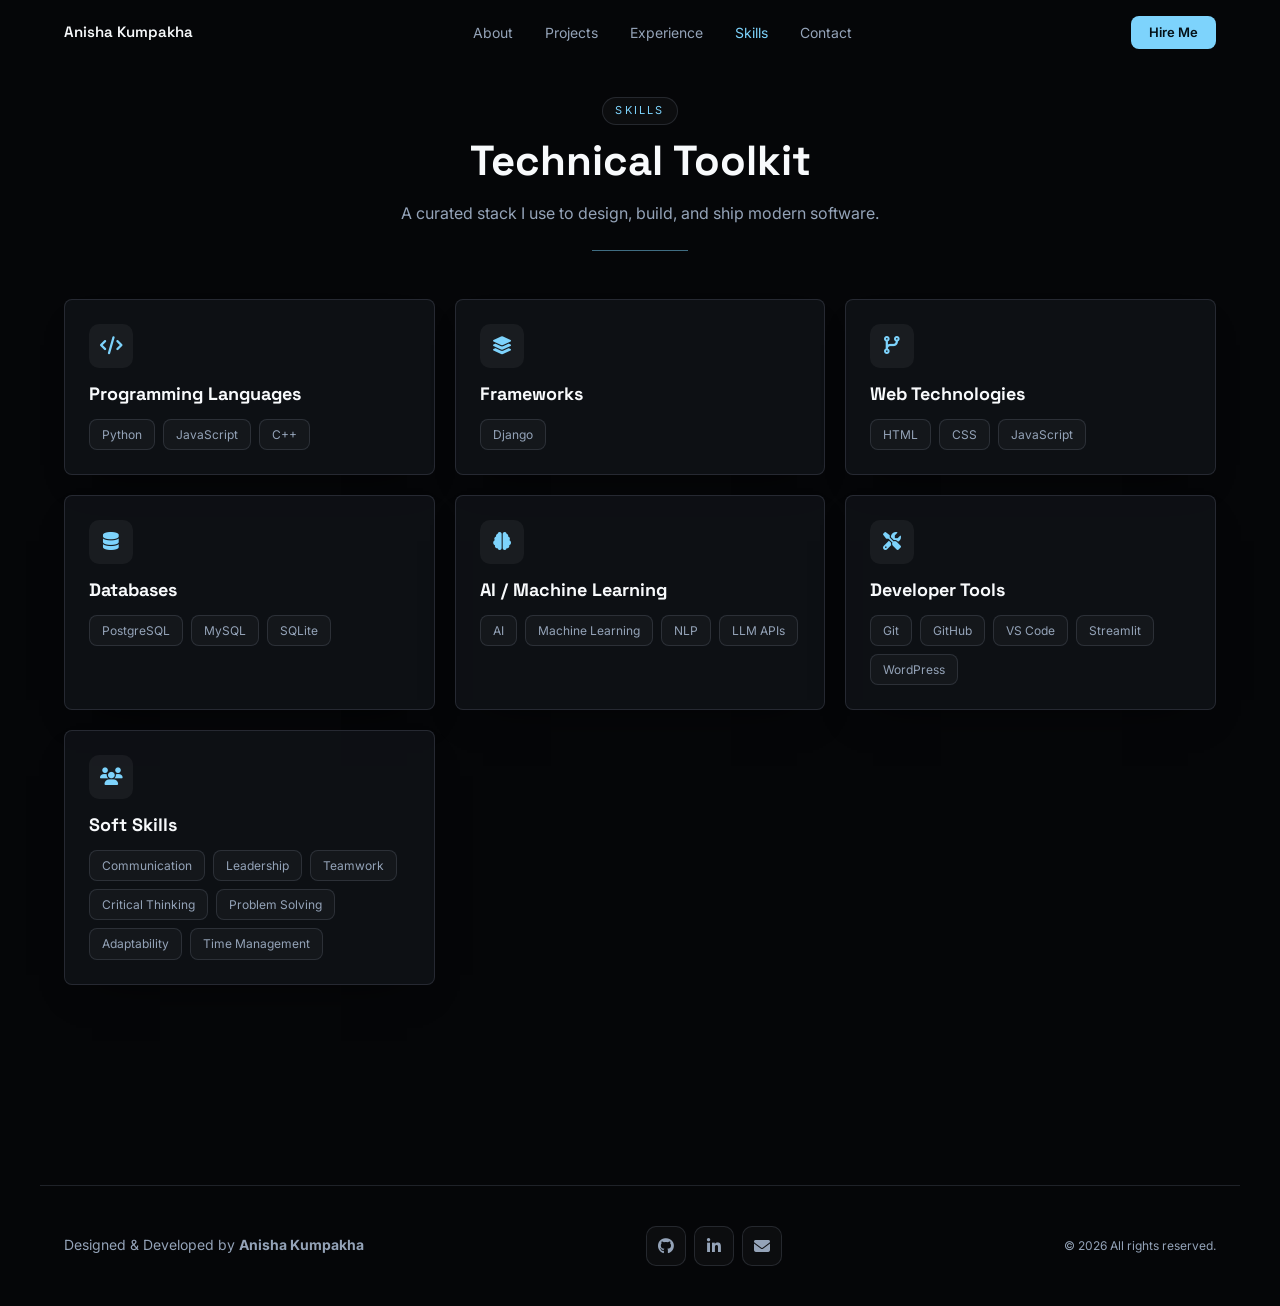
<file: skills.html>
<!DOCTYPE html>
<html lang="en">

<head>
  <meta charset="UTF-8" />
  <meta name="viewport" content="width=device-width, initial-scale=1.0" />
  <title>Skills — Anisha Kumpakha</title>
  <meta name="description" content="Technical toolkit — Python, Django, AI/ML, databases, and developer tools." />
  <link rel="preconnect" href="https://fonts.googleapis.com" />
  <link rel="preconnect" href="https://fonts.gstatic.com" crossorigin />
  <link rel="stylesheet"
    href="https://fonts.googleapis.com/css2?family=Inter:wght@300;400;500;600;700;800&family=Space+Grotesk:wght@400;500;600;700&display=swap" />
  <link rel="stylesheet" href="https://cdnjs.cloudflare.com/ajax/libs/font-awesome/6.5.1/css/all.min.css" />
  <link rel="stylesheet" href="styles.css" />
  <link rel="apple-touch-icon" sizes="180x180" href="favicon_io/apple-touch-icon.png">
  <link rel="icon" type="image/png" sizes="32x32" href="favicon_io/favicon-32x32.png">
  <link rel="icon" type="image/png" sizes="16x16" href="favicon_io/favicon-16x16.png">
  <link rel="manifest" href="favicon_io/site.webmanifest">
  <link rel="shortcut icon" href="favicon_io/favicon.ico">
</head>

<body>
  <header class="navbar" id="navbar">
    <nav class="nav container">
      <a href="index.html" class="logo">
        <span class="logo-text">Anisha Kumpakha</span>
      </a>

      <ul class="nav-links">
        <li><a href="about.html">About</a></li>
        <li><a href="projects.html">Projects</a></li>
        <li><a href="experience.html">Experience</a></li>
        <li><a href="skills.html" class="active">Skills</a></li>
        <li><a href="contact.html">Contact</a></li>
      </ul>

      <a href="contact.html" class="btn btn-neon nav-cta">Hire Me</a>

      <button class="menu-toggle" id="menuToggle">
        <i class="fa-solid fa-bars"></i>
      </button>
    </nav>

    <div class="mobile-menu glass" id="mobileMenu">
      <a href="about.html">About</a>
      <a href="projects.html">Projects</a>
      <a href="experience.html">Experience</a>
      <a href="skills.html">Skills</a>
      <a href="contact.html">Contact</a>
    </div>
  </header>

  <main>
    <section class="section page reveal">
      <div class="container">
        <div class="section-head">
          <span class="eyebrow">Skills</span>
          <h2>Technical Toolkit</h2>
          <p class="subtitle">A curated stack I use to design, build, and ship modern software.</p>
          <div class="divider"></div>
        </div>
        <div class="skills-grid">
          <div class="glass card skill-card"><i class="fa-solid fa-code icon"></i>
            <h3>Programming Languages</h3>
            <div class="tags"><span>Python</span><span>JavaScript</span><span>C++</span></div>
          </div>
          <div class="glass card skill-card"><i class="fa-solid fa-layer-group icon"></i>
            <h3>Frameworks</h3>
            <div class="tags"><span>Django</span></div>
          </div>
          <div class="glass card skill-card"><i class="fa-solid fa-code-branch icon"></i>
            <h3>Web Technologies</h3>
            <div class="tags"><span>HTML</span><span>CSS</span><span>JavaScript</span></div>
          </div>
          <div class="glass card skill-card"><i class="fa-solid fa-database icon"></i>
            <h3>Databases</h3>
            <div class="tags"><span>PostgreSQL</span><span>MySQL</span><span>SQLite</span></div>
          </div>
          <div class="glass card skill-card"><i class="fa-solid fa-brain icon"></i>
            <h3>AI / Machine Learning</h3>
            <div class="tags"><span>AI</span><span>Machine Learning</span><span>NLP</span><span>LLM APIs</span></div>
          </div>
          <div class="glass card skill-card"><i class="fa-solid fa-screwdriver-wrench icon"></i>
            <h3>Developer Tools</h3>
            <div class="tags"><span>Git</span><span>GitHub</span><span>VS
                Code</span><span>Streamlit</span><span>WordPress</span></div>
          </div>
          <div class="glass card skill-card"><i class="fa-solid fa-users icon"></i>
            <h3>Soft Skills</h3>
            <div class="tags"><span>Communication</span><span>Leadership</span><span>Teamwork</span><span>Critical
                Thinking</span><span>Problem Solving</span><span>Adaptability</span><span>Time Management</span></div>
          </div>
        </div>
      </div>
    </section>
  </main>

  <footer class="footer">
    <div class="footer-line"></div>
    <div class="container footer-inner">
      <p>Designed &amp; Developed by <strong>Anisha Kumpakha</strong></p>
      <div class="footer-socials">
        <a href="https://github.com/AnishaK00" target="_blank" rel="noopener" aria-label="GitHub"><i
            class="fa-brands fa-github"></i></a>
        <a href="https://www.linkedin.com/in/anisha-kumpakha-005469308/" target="_blank" rel="noopener"
          aria-label="LinkedIn"><i class="fa-brands fa-linkedin-in"></i></a>
        <a href="mailto:anishakumpakha36@gmail.com" aria-label="Email"><i class="fa-solid fa-envelope"></i></a>
      </div>
      <p class="copyright">© <span id="year"></span> All rights reserved.</p>
    </div>
  </footer>

  <script src="script.js"></script>
</body>

</html>
</file>
<file: styles.css>
:root {
  --bg: #050608;
  --surface: #101318;
  --text: #F8FAFC;
  --muted: #94A3B8;
  --border: rgba(148, 163, 184, 0.18);

  --violet: #7DD3FC;
  --purple: #38BDF8;
  --fuchsia: #A78BFA;
  --deep-purple: #2563EB;

  --shadow-card: 0 18px 44px -28px rgba(0, 0, 0, 0.85);
  --shadow-card-hover: 0 22px 48px -32px rgba(0, 0, 0, 0.9);
  --radius: 8px;
  --ease: cubic-bezier(0.16, 1, 0.3, 1);

  --font-sans: "Inter", ui-sans-serif, system-ui, sans-serif;
  --font-display: "Space Grotesk", "Inter", sans-serif;
}

* {
  box-sizing: border-box;
  margin: 0;
  padding: 0;
}

*,
*::before,
*::after {
  border-color: var(--border);
}

html {
  scroll-behavior: smooth;
}

body {
  font-family: var(--font-sans);
  color: var(--text);
  background: var(--bg);
  -webkit-font-smoothing: antialiased;
  -moz-osx-font-smoothing: grayscale;
  text-rendering: optimizeLegibility;
  line-height: 1.6;
  overflow-x: hidden;
}

h1,
h2,
h3,
h4 {
  font-family: var(--font-display);
  letter-spacing: 0;
  line-height: 1.15;
}

img {
  max-width: 100%;
  display: block;
}

a {
  color: inherit;
  text-decoration: none;
}

::selection {
  background: rgba(167, 139, 250, 0.4);
  color: var(--text);
}

::-moz-selection {
  background: rgba(167, 139, 250, 0.4);
  color: var(--text);
}

/* ---------- Accessibility: focus states ---------- */
a:focus-visible,
button:focus-visible,
input:focus-visible,
textarea:focus-visible {
  outline: 2px solid var(--violet);
  outline-offset: 3px;
  border-radius: 6px;
}

/* ---------- Scrollbar ---------- */
::-webkit-scrollbar {
  width: 10px;
}

::-webkit-scrollbar-track {
  background: var(--bg);
}

::-webkit-scrollbar-thumb {
  background: #1f2937;
  border-radius: 999px;
  border: 2px solid var(--bg);
}

.container {
  max-width: 1200px;
  margin: 0 auto;
  padding: 0 24px;
}

/* ---------- Cursor glow ---------- */
#cursor-glow {
  position: fixed;
  top: 0;
  left: 0;
  width: 360px;
  height: 360px;
  border-radius: 50%;
  pointer-events: none;
  z-index: 0;
  opacity: 0.6;
  filter: blur(42px);
  mix-blend-mode: screen;
  background: radial-gradient(circle, rgba(125, 211, 252, 0.28) 0%, rgba(167, 139, 250, 0.12) 42%, transparent 62%);
  transform: translate3d(-9999px, -9999px, 0);
  transition: opacity .3s;
  will-change: transform;
}

@media (pointer: coarse) {
  #cursor-glow {
    display: none;
  }
}

/* ---------- Glass + refined border ---------- */
.glass {
  background: rgba(16, 19, 24, 0.82);
  border: 1px solid var(--border);
  box-shadow: var(--shadow-card);
  border-radius: var(--radius);
}

.card {
  padding: 24px;
  transition: transform .45s var(--ease), box-shadow .45s var(--ease), border-color .45s var(--ease);
}

.card:hover,
.card:focus-within {
  transform: translateY(-2px);
  border-color: rgba(125, 211, 252, 0.42);
  box-shadow: var(--shadow-card-hover);
}

/* ---------- Buttons ---------- */
.btn {
  display: inline-flex;
  align-items: center;
  justify-content: center;
  gap: 8px;
  padding: 6px;
  border-radius: 8px;
  font-weight: 600;
  font-size: 14px;
  cursor: pointer;
  border: none;
  transition: transform .2s var(--ease), box-shadow .3s var(--ease), filter .3s var(--ease);
}

.btn-neon {
  color: #041016;
  background: var(--violet);
  box-shadow: 0 12px 28px -20px rgba(125, 211, 252, 0.9);
}

.btn-neon:hover {
  transform: translateY(-2px);
  filter: brightness(1.03);
  box-shadow: 0 16px 32px -22px rgba(125, 211, 252, 0.95);
}

.btn-neon:active {
  transform: translateY(0);
  filter: brightness(0.98);
}

.btn-ghost {
  color: var(--text);
  background: rgba(255, 255, 255, 0.03);
  border: 1px solid var(--border);
}

.btn-ghost:hover {
  border-color: rgba(125, 211, 252, 0.55);
  transform: translateY(-2px);
}

.btn-ghost:active {
  transform: translateY(0);
}

/* ---------- Navbar ---------- */
.navbar {
  position: fixed;
  inset: 0 0 auto 0;
  z-index: 50;
  transition: background .3s var(--ease), border-color .3s var(--ease);
}

.navbar.scrolled {
  background: rgba(5, 6, 8, 0.86);
  backdrop-filter: blur(18px);
  -webkit-backdrop-filter: blur(18px);
  border-bottom: 1px solid var(--border);
}

.nav {
  display: flex;
  align-items: center;
  justify-content: space-between;
  padding: 16px 24px;
}

.logo {
  display: flex;
  align-items: center;
  gap: 10px;
}

.logo-badge {
  display: grid;
  place-items: center;
  width: 36px;
  height: 36px;
  border-radius: 8px;
  font-weight: 700;
  font-size: 13px;
  position: relative;
  background: rgba(125, 211, 252, 0.08);
  color: var(--violet);
  border: 1px solid rgba(125, 211, 252, 0.35);
}

.logo-text {
  font-family: var(--font-display);
  font-weight: 600;
  font-size: 15px;
}

.dot {
  color: var(--violet);
}

.nav-links {
  display: flex;
  gap: 4px;
  list-style: none;
}

.nav-links a {
  padding: 8px 14px;
  border-radius: 8px;
  font-size: 14px;
  color: var(--muted);
  transition: color .2s var(--ease);
}

.nav-links a:hover {
  color: var(--violet);
}

.nav-cta {
  font-size: 13px;
  padding: 6px 18px;
}

.menu-toggle {
  display: none;
  background: transparent;
  color: var(--text);
  padding: 8px;
  font-size: 20px;
  cursor: pointer;
  border: none;
  border-radius: 8px;
  transition: background .2s var(--ease);
}

.menu-toggle:hover {
  background: rgba(255, 255, 255, 0.06);
}

.mobile-menu {
  display: none;
  margin: 0 16px 16px;
  padding: 12px;
  opacity: 0;
  transform: translateY(-8px);
  transition: opacity .25s var(--ease), transform .25s var(--ease);
}

.mobile-menu a {
  display: block;
  padding: 10px 14px;
  border-radius: 8px;
  font-size: 14px;
  color: var(--muted);
  transition: background .2s var(--ease), color .2s var(--ease);
}

.mobile-menu a:hover {
  background: rgba(255, 255, 255, 0.05);
  color: var(--violet);
}

.mobile-menu.open {
  display: block;
  opacity: 1;
  transform: translateY(0);
}

@media (max-width: 900px) {

  .nav-links,
  .nav-cta {
    display: none;
  }

  .menu-toggle {
    display: inline-flex;
  }
}

/* ---------- Hero ---------- */
.hero {
  position: relative;
  isolation: isolate;
  overflow: hidden;
  padding: 160px 0 80px;
}

#particles {
  position: absolute;
  inset: 0;
  width: 100%;
  height: 100%;
  pointer-events: none;
  z-index: 0;
}

.hero-grid {
  position: absolute;
  inset: 0;
  opacity: 0.35;
  z-index: 0;
  background-image:
    linear-gradient(rgba(148, 163, 184, 0.06) 1px, transparent 1px),
    linear-gradient(90deg, rgba(148, 163, 184, 0.06) 1px, transparent 1px);
  background-size: 44px 44px;
  -webkit-mask-image: radial-gradient(ellipse at center, black 40%, transparent 75%);
  mask-image: radial-gradient(ellipse at center, black 40%, transparent 75%);
}

.hero-inner {
  position: relative;
  z-index: 1;
  display: grid;
  grid-template-columns: 1.2fr 1fr;
  align-items: center;
  gap: 56px;
}

.pill {
  display: inline-flex;
  align-items: center;
  gap: 8px;
  padding: 6px 12px;
  border-radius: 999px;
  border: 1px solid var(--border);
  background: rgba(255, 255, 255, 0.03);
  font-size: 12px;
  color: var(--muted);
  margin-bottom: 20px;
  backdrop-filter: blur(6px);
}

.pill .pulse {
  width: 8px;
  height: 8px;
  border-radius: 50%;
  background: var(--violet);
  box-shadow: 0 0 0 0 rgba(167, 139, 250, 0.6);
  animation: pulse-ring 1.6s ease-out infinite;
}

@keyframes pulse-ring {
  0% {
    box-shadow: 0 0 0 0 rgba(167, 139, 250, 0.6);
  }

  100% {
    box-shadow: 0 0 0 12px rgba(167, 139, 250, 0);
  }
}

.hero h1 {
  font-size: 64px;
  font-weight: 700;
}

.hero-title {
  max-width: 720px;
}

.hero-title span {
  display: block;
}

.hero-title-role {
  margin-top: 10px;
  color: var(--violet);
  font-size: 32px;
  font-weight: 600;
}

.hero-role {
  margin-top: 20px;
  font-size: 19px;
  color: var(--muted);
}

.typed {
  color: var(--text);
  font-weight: 500;
}

.caret {
  display: inline-block;
  width: 2px;
  margin-left: 2px;
  color: var(--violet);
  animation: blink 1s step-end infinite;
}

@keyframes blink {
  50% {
    opacity: 0;
  }
}

.hero-summary {
  max-width: 560px;
  margin-top: 22px;
  color: var(--muted);
  font-size: 17px;
}

.hero-ctas {
  display: flex;
  flex-wrap: wrap;
  gap: 12px;
  margin-top: 28px;
}

.hero-ctas-center {
  justify-content: center;
  margin-top: 32px;
}

.hero-socials {
  display: flex;
  gap: 10px;
  margin-top: 28px;
}

.social {
  display: grid;
  place-items: center;
  width: 44px;
  height: 44px;
  border-radius: 10px;
  color: var(--muted);
  transition: color .3s var(--ease), transform .3s var(--ease), background .3s var(--ease);
}

.social:hover {
  color: var(--violet);
  transform: translateY(-2px);
  background: rgba(167, 139, 250, 0.08);
}

.lanyard-assembly {
  display: flex;
  flex-direction: column;
  align-items: center;
  align-self: flex-start;
  margin-top: -100px;
  transform-origin: top center;
  animation: swing 4.5s ease-in-out infinite;
}

.lanyard-strap {
  width: 42px;
  height: 250px;
  border-radius: 6px 6px 2px 2px;
  background: #101318;
  border: 1px solid var(--border);
  display: flex;
  align-items: center;
  justify-content: center;
  overflow: hidden;
}

.lanyard-strap span {
  writing-mode: vertical-rl;
  letter-spacing: 3px;
  font-size: 11px;
  font-weight: 600;
  color: var(--violet);
  text-transform: uppercase;
  white-space: nowrap;
  opacity: 0.85;
}

.lanyard-clip {
  width: 30px;
  height: 30px;
  border-radius: 50%;
  background: #151a22;
  border: 2px solid rgba(125, 211, 252, 0.35);
  margin: -4px 0;
  z-index: 2;
}

.badge-card {
  position: relative;
  width: min(260px, 70vw);
  aspect-ratio: 3 / 4;
  border-radius: 16px;
  overflow: hidden;
  border: 3px solid rgba(248, 250, 252, 0.85);
  box-shadow: var(--shadow-card);
  margin-top: -2px;
}

.badge-card img {
  width: 100%;
  height: 100%;
  object-fit: cover;
  display: block;
}

.badge-glow {
  display: none;
}

@keyframes swing {

  0%,
  100% {
    transform: rotate(-3deg);
  }

  50% {
    transform: rotate(3deg);
  }
}

@media (max-width: 900px) {
  .hero-inner {
    grid-template-columns: 1fr;
    text-align: center;
  }

  .hero h1 {
    font-size: 42px;
  }

  .hero-title-role {
    font-size: 24px;
  }

  .hero-role {
    font-size: 17px;
  }

  .hero-copy {
    display: flex;
    flex-direction: column;
    align-items: center;
  }

  .hero-summary {
    text-align: center;
  }

  .lanyard-assembly {
    order: -1;
    margin-top: 0;
  }
}

@media (max-width: 640px) {
  .hero h1 {
    font-size: 34px;
  }

  .hero-title-role {
    font-size: 20px;
  }

  .section h2,
  .page-hero h1 {
    font-size: 32px;
  }

  .cta-box h2 {
    font-size: 28px;
  }
}


/* ---------- Sections ---------- */
.section {
  position: relative;
  padding: 96px 0;
}

/* Tighter section spacing on the home page only — does not affect other pages */
body.home .section {
  padding: 20px 0;
}

.section-head {
  text-align: center;
  margin-bottom: 48px;
}

.eyebrow {
  display: inline-block;
  padding: 4px 12px;
  margin-bottom: 12px;
  border: 1px solid var(--border);
  border-radius: 999px;
  background: rgba(255, 255, 255, 0.03);
  font-size: 11px;
  letter-spacing: 0.2em;
  text-transform: uppercase;
  color: var(--violet);
}

.section h2 {
  font-size: 42px;
  font-weight: 700;
}

.subtitle {
  max-width: 620px;
  margin: 16px auto 0;
  color: var(--muted);
}

.section-cta {
  text-align: center;
  margin-top: 40px;
}

/* ---------- CTA box ---------- */
.cta-box {
  padding: 56px 40px;
  text-align: center;
  max-width: 720px;
  margin: 0 auto;
}

.cta-box h2 {
  font-size: 34px;
}

.cta-box p {
  max-width: 480px;
  margin: 16px auto 0;
  color: var(--muted);
  font-size: 16px;
}

.divider {
  width: 96px;
  height: 1px;
  margin: 24px auto 0;
  background: rgba(125, 211, 252, 0.5);
}

/* ---------- About ---------- */
.about-grid {
  display: grid;
  grid-template-columns: 1.1fr 1fr;
  gap: 32px;
}

.lead {
  font-size: 17px;
  color: var(--muted);
}

.lead strong {
  color: var(--text);
  font-weight: 600;
}

.bullet-list {
  list-style: none;
  margin-top: 20px;
}

.bullet-list li {
  display: flex;
  align-items: flex-start;
  gap: 12px;
  color: var(--muted);
  margin-top: 12px;
}

.bullet-list li::before {
  content: "";
  width: 6px;
  height: 6px;
  margin-top: 10px;
  border-radius: 50%;
  background: var(--violet);
  flex-shrink: 0;
}

.stats-grid {
  display: grid;
  grid-template-columns: 1fr 1fr;
  gap: 16px;
}

.stat {
  padding: 20px;
}

.stat i {
  display: grid;
  place-items: center;
  width: 40px;
  height: 40px;
  border-radius: 10px;
  background: rgba(255, 255, 255, 0.05);
  color: var(--violet);
  margin-bottom: 14px;
}

.stat-num {
  font-family: var(--font-display);
  font-size: 36px;
  font-weight: 700;
}

.stat-label {
  color: var(--muted);
  font-size: 14px;
  margin-top: 4px;
}

@media (max-width: 800px) {
  .about-grid {
    grid-template-columns: 1fr;
  }
}

/* ---------- Timeline ---------- */
.timeline {
  position: relative;
  max-width: 800px;
  margin: 0 auto;
}

.timeline::before {
  content: "";
  position: absolute;
  top: 0;
  left: 16px;
  width: 1px;
  height: 100%;
  background: rgba(125, 211, 252, 0.24);
}

.timeline-item {
  position: relative;
  padding-left: 56px;
  margin-bottom: 32px;
}

.timeline-dot {
  position: absolute;
  left: 0;
  top: 8px;
  width: 32px;
  height: 32px;
  border-radius: 50%;
  display: grid;
  place-items: center;
  background: var(--bg);
  color: var(--violet);
  font-size: 12px;
  border: 1px solid rgba(125, 211, 252, 0.35);
}

.timeline-period {
  display: inline-block;
  font-size: 11px;
  letter-spacing: 0.2em;
  color: var(--violet);
  text-transform: uppercase;
  margin-bottom: 6px;
}

.timeline-card h3 {
  font-size: 18px;
}

.timeline-card p {
  color: var(--muted);
  font-size: 14px;
  margin-top: 4px;
}

@media (min-width: 800px) {
  .timeline::before {
    left: 50%;
  }

  .timeline-item {
    display: grid;
    grid-template-columns: 1fr 1fr;
    gap: 40px;
    padding-left: 0;
  }

  .timeline-dot {
    left: 50%;
    transform: translateX(-50%);
  }

  .timeline-item:nth-child(odd) .timeline-card {
    grid-column: 1;
    text-align: right;
  }

  .timeline-item:nth-child(even) .timeline-card {
    grid-column: 2;
  }
}

/* ---------- Experience / Certificates (reference-style) ---------- */
.experience-list {
  display: flex;
  flex-direction: column;
  gap: 24px;
  max-width: 1000px;
  margin: 0 auto;
}

.exp-card {
  display: grid;
  grid-template-columns: 260px 1fr;
  gap: 28px;
  padding: 20px;
  align-items: center;
  transition: transform .4s var(--ease), box-shadow .4s var(--ease), border-color .4s var(--ease);
}

.exp-card:hover {
  transform: translateY(-3px);
  border-color: rgba(125, 211, 252, 0.42);
  box-shadow: var(--shadow-card-hover);
}

.exp-media {
  aspect-ratio: 4 / 3;
  border-radius: 10px;
  overflow: hidden;
  background: #0c1118;
  border: 1px solid var(--border);
}

.exp-media img {
  width: 100%;
  height: 100%;
  object-fit: cover;
}

.exp-placeholder {
  width: 100%;
  height: 100%;
  display: flex;
  flex-direction: column;
  align-items: center;
  justify-content: center;
  gap: 10px;
  color: var(--violet);
}

.exp-placeholder i {
  font-size: 44px;
  opacity: 0.75;
}

.exp-placeholder span {
  font-size: 12px;
  letter-spacing: 0.2em;
  text-transform: uppercase;
  color: var(--muted);
}

.exp-title {
  font-size: 22px;
  font-weight: 700;
  color: var(--violet);
  letter-spacing: 0.02em;
  text-transform: uppercase;
}

.exp-meta {
  display: flex;
  flex-wrap: wrap;
  gap: 10px;
  margin-top: 14px;
}

.meta-pill {
  display: inline-flex;
  align-items: center;
  gap: 8px;
  padding: 6px 14px;
  border-radius: 999px;
  background: rgba(139, 92, 246, 0.08);
  border: 1px solid rgba(167, 139, 250, 0.25);
  font-size: 13px;
  color: var(--text);
}

.meta-pill i {
  color: var(--violet);
  font-size: 12px;
}

.exp-desc {
  color: var(--muted);
  margin-top: 16px;
}

.hint {
  text-align: center;
  margin-top: 24px;
  color: var(--muted);
  font-size: 13px;
}

.hint code {
  padding: 2px 6px;
  border-radius: 4px;
  background: rgba(139, 92, 246, 0.12);
  color: var(--violet);
  font-size: 12px;
}

@media (max-width: 720px) {
  .exp-card {
    grid-template-columns: 1fr;
  }

  .exp-media {
    max-width: 320px;
    margin: 0 auto;
  }
}

/* ---------- Skills / Services / Projects ---------- */
.skills-grid,
.services-grid,
.projects-grid {
  display: grid;
  gap: 20px;
  grid-template-columns: repeat(auto-fit, minmax(280px, 1fr));
}

.skill-card .icon,
.service-icon i {
  display: grid;
  place-items: center;
  width: 44px;
  height: 44px;
  border-radius: 10px;
  background: rgba(255, 255, 255, 0.05);
  color: var(--violet);
  font-size: 18px;
  margin-bottom: 16px;
}

.service-icon {
  width: 56px;
  height: 56px;
  border-radius: 8px;
  background: rgba(255, 255, 255, 0.05);
  display: grid;
  place-items: center;
  margin-bottom: 20px;
  border: 1px solid var(--border);
}

.service-icon i {
  background: transparent;
  width: auto;
  height: auto;
  margin: 0;
  font-size: 24px;
}

.skill-card h3,
.service h3 {
  font-size: 18px;
  margin-bottom: 12px;
}

.service p {
  color: var(--muted);
  font-size: 14px;
}

.tags {
  display: flex;
  flex-wrap: wrap;
  gap: 8px;
  margin-top: 14px;
}

.tags span {
  padding: 5px 12px;
  border-radius: 8px;
  font-size: 12px;
  border: 1px solid var(--border);
  background: rgba(255, 255, 255, 0.03);
  color: var(--muted);
  transition: border-color .2s var(--ease), color .2s var(--ease);
}

.tags span:hover {
  border-color: rgba(167, 139, 250, 0.6);
  color: var(--text);
}

.project {
  display: flex;
  flex-direction: column;
}

.project-tag {
  display: block;
  font-size: 11px;
  letter-spacing: 0.2em;
  color: var(--violet);
  text-transform: uppercase;
  margin-bottom: 8px;
}

.project h3 {
  font-size: 22px;
  margin-bottom: 12px;
}

.project p {
  color: var(--muted);
  font-size: 14px;
  flex: 1;
}

.project-links {
  display: flex;
  gap: 10px;
  margin-top: 20px;
  flex-wrap: wrap;
}

.mini-btn {
  display: inline-flex;
  align-items: center;
  gap: 6px;
  padding: 8px 14px;
  border-radius: 8px;
  font-size: 12px;
  background: rgba(255, 255, 255, 0.05);
  border: 1px solid var(--border);
  color: var(--text);
  transition: background .2s var(--ease), color .2s var(--ease);
}

.mini-btn:hover {
  background: rgba(255, 255, 255, 0.1);
  color: var(--violet);
}

.mini-btn.is-disabled {
  cursor: default;
  color: var(--muted);
  background: rgba(255, 255, 255, 0.025);
  border-style: dashed;
  opacity: 0.76;
}

.mini-btn.is-disabled:hover {
  color: var(--muted);
  background: rgba(255, 255, 255, 0.025);
}

/* Cards grid used on the home page (Featured Projects preview) */
.cards-grid {
  display: grid;
  gap: 20px;
  grid-template-columns: repeat(auto-fit, minmax(280px, 1fr));
}

.cards-grid .card h3 {
  font-size: 18px;
  margin-bottom: 12px;
}

.cards-grid .card p {
  color: var(--muted);
  font-size: 14px;
  margin-bottom: 20px;
}

/* ---------- Contact ---------- */
.contact-grid {
  display: grid;
  grid-template-columns: 1fr 1.2fr;
  gap: 32px;
}

.contact-info {
  display: flex;
  flex-direction: column;
  gap: 16px;
}

.info-card {
  display: flex;
  align-items: center;
  gap: 16px;
  padding: 20px;
}

.info-card i {
  display: grid;
  place-items: center;
  width: 44px;
  height: 44px;
  border-radius: 10px;
  background: rgba(255, 255, 255, 0.05);
  color: var(--violet);
  font-size: 18px;
  flex-shrink: 0;
}

.info-card span {
  display: block;
  font-size: 11px;
  letter-spacing: 0.2em;
  text-transform: uppercase;
  color: var(--muted);
  margin-bottom: 4px;
}

.info-card strong {
  word-break: break-word;
  font-weight: 500;
}

.contact-form {
  padding: 32px;
}

.contact-form label {
  display: block;
  margin-bottom: 16px;
  font-size: 11px;
  letter-spacing: 0.2em;
  text-transform: uppercase;
  color: var(--muted);
}

.contact-form input,
.contact-form textarea {
  display: block;
  width: 100%;
  margin-top: 8px;
  padding: 12px 16px;
  border-radius: 10px;
  background: rgba(255, 255, 255, 0.05);
  border: 1px solid var(--border);
  color: var(--text);
  font-size: 14px;
  font-family: inherit;
  transition: border-color .3s var(--ease), box-shadow .3s var(--ease);
}

.contact-form input::placeholder,
.contact-form textarea::placeholder {
  color: var(--muted);
  text-transform: none;
  letter-spacing: 0;
}

.contact-form input:focus,
.contact-form textarea:focus {
  outline: none;
  border-color: var(--violet);
  box-shadow: 0 0 0 3px rgba(167, 139, 250, 0.2);
}

.contact-form textarea {
  resize: vertical;
  min-height: 140px;
}

.form-row {
  display: grid;
  grid-template-columns: 1fr 1fr;
  gap: 16px;
}

@media (max-width: 700px) {

  .form-row,
  .contact-grid {
    grid-template-columns: 1fr;
  }
}

.form-status {
  margin-top: 12px;
  color: var(--violet);
  font-size: 13px;
}

/* ---------- Footer ---------- */
.footer {
  position: relative;
  padding: 40px 0;
  margin-top: 64px;
}

.footer-line {
  height: 1px;
  max-width: 1200px;
  margin: 0 auto 40px;
  background: var(--border);
}

.footer-inner {
  display: flex;
  flex-wrap: wrap;
  align-items: center;
  justify-content: space-between;
  gap: 16px;
}

.footer p {
  color: var(--muted);
  font-size: 14px;
}

.footer-socials {
  display: flex;
  gap: 8px;
}

.footer-socials a {
  display: grid;
  place-items: center;
  width: 40px;
  height: 40px;
  border-radius: 10px;
  color: var(--muted);
  background: rgba(255, 255, 255, 0.03);
  border: 1px solid var(--border);
  transition: color .3s var(--ease), transform .3s var(--ease), border-color .3s var(--ease);
}

.footer-socials a:hover {
  color: var(--violet);
  transform: translateY(-2px);
  border-color: rgba(167, 139, 250, 0.4);
}

.copyright {
  font-size: 12px !important;
}

/* ---------- Reveal on scroll ---------- */
.reveal {
  opacity: 0;
  transform: translateY(24px);
  transition: opacity .8s var(--ease), transform .8s var(--ease);
}

.reveal.in {
  opacity: 1;
  transform: translateY(0);
}

/* ---------- Page hero (secondary pages) ---------- */
.page-hero {
  position: relative;
  isolation: isolate;
  overflow: hidden;
  padding: 150px 0 64px;
  text-align: center;
}

.page-hero h1 {
  font-size: 52px;
  font-weight: 700;
  margin-top: 12px;
}

.page-hero .subtitle {
  margin: 16px auto 0;
}

.nav-links a.active {
  color: var(--violet);
}

/* ---------- Project list & gallery ---------- */
.project-list {
  display: flex;
  flex-direction: column;
  gap: 40px;
}

.project-card {
  display: grid;
  grid-template-columns: 1.1fr 1fr;
  gap: 32px;
  padding: 24px;
  align-items: center;
}

.project-card:nth-child(even) {
  grid-template-columns: 1fr 1.1fr;
}

.project-card:nth-child(even) .project-gallery {
  order: 2;
}

.project-card:nth-child(even) .project-body {
  order: 1;
}

.project-gallery {
  display: flex;
  flex-direction: column;
  gap: 12px;
}

.gallery-main {
  position: relative;
  aspect-ratio: 13 / 10;
  border-radius: 12px;
  overflow: hidden;
  border: 1px solid var(--border);
  background: rgba(255, 255, 255, 0.02);
}

.gallery-slide {
  position: absolute;
  inset: 0;
  opacity: 0;
  visibility: hidden;
  transition: opacity .4s var(--ease);
}

.gallery-slide.active {
  opacity: 1;
  visibility: visible;
}

.gallery-slide img {
  width: 100%;
  height: 100%;
  object-fit: contain;
}

.placeholder-slide {
  width: 100%;
  height: 100%;
  display: flex;
  flex-direction: column;
  align-items: center;
  justify-content: center;
  gap: 12px;
  color: var(--text);
  background: #0c1118;
}

.placeholder-slide i {
  font-size: 40px;
  opacity: 0.85;
}

.placeholder-slide span {
  font-size: 12px;
  letter-spacing: 0.15em;
  text-transform: uppercase;
  color: rgba(248, 250, 252, 0.7);
}

.grad-1,
.grad-2,
.grad-3,
.grad-4 {
  background: #0c1118;
}

.gallery-nav {
  position: absolute;
  top: 50%;
  transform: translateY(-50%);
  width: 36px;
  height: 36px;
  border-radius: 50%;
  display: grid;
  place-items: center;
  background: rgba(0, 0, 0, 0.45);
  border: 1px solid var(--border);
  color: var(--text);
  cursor: pointer;
  backdrop-filter: blur(6px);
  transition: background .2s var(--ease), border-color .2s var(--ease), transform .2s var(--ease);
}

.gallery-nav:hover {
  background: rgba(125, 211, 252, 0.16);
  border-color: rgba(125, 211, 252, 0.45);
}

.gallery-nav.prev {
  left: 12px;
}

.gallery-nav.next {
  right: 12px;
}

.gallery-nav:active {
  transform: translateY(-50%) scale(0.94);
}

.gallery-counter {
  position: absolute;
  top: 12px;
  right: 12px;
  padding: 4px 10px;
  border-radius: 999px;
  font-size: 11px;
  background: rgba(0, 0, 0, 0.5);
  border: 1px solid var(--border);
  color: var(--muted);
  letter-spacing: 0.05em;
}

.gallery-thumbs {
  display: flex;
  gap: 8px;
  flex-wrap: wrap;
}

.thumb {
  padding: 7px 14px;
  border-radius: 8px;
  font-size: 12px;
  cursor: pointer;
  background: rgba(255, 255, 255, 0.03);
  border: 1px solid var(--border);
  color: var(--muted);
  transition: all .2s var(--ease);
}

.thumb:hover {
  color: var(--text);
  border-color: rgba(167, 139, 250, 0.4);
}

.thumb.active {
  color: var(--text);
  border-color: var(--violet);
  background: rgba(139, 92, 246, 0.12);
  box-shadow: 0 0 0 1px rgba(167, 139, 250, 0.25);
}

.project-body {
  padding: 8px;
}

.project-body h2 {
  font-size: 26px;
  margin: 10px 0 12px;
}

.project-body p {
  color: var(--muted);
  font-size: 15px;
}

@media (max-width: 900px) {

  .project-card,
  .project-card:nth-child(even) {
    grid-template-columns: 1fr;
  }

  .project-card:nth-child(even) .project-gallery,
  .project-card:nth-child(even) .project-body {
    order: initial;
  }
}

/* ---------- Reduced motion ---------- */
@media (prefers-reduced-motion: reduce) {
  html {
    scroll-behavior: auto;
  }

  .pill .pulse,
  .caret,
  .avatar-ring,
  .hero-avatar img,
  .footer-line {
    animation: none !important;
  }

  .card,
  .exp-card,
  .btn,
  .reveal,
  .social,
  .footer-socials a {
    transition-duration: .01ms !important;
  }
}

html.reduced-motion #particles {
  display: none;
}
</file>
